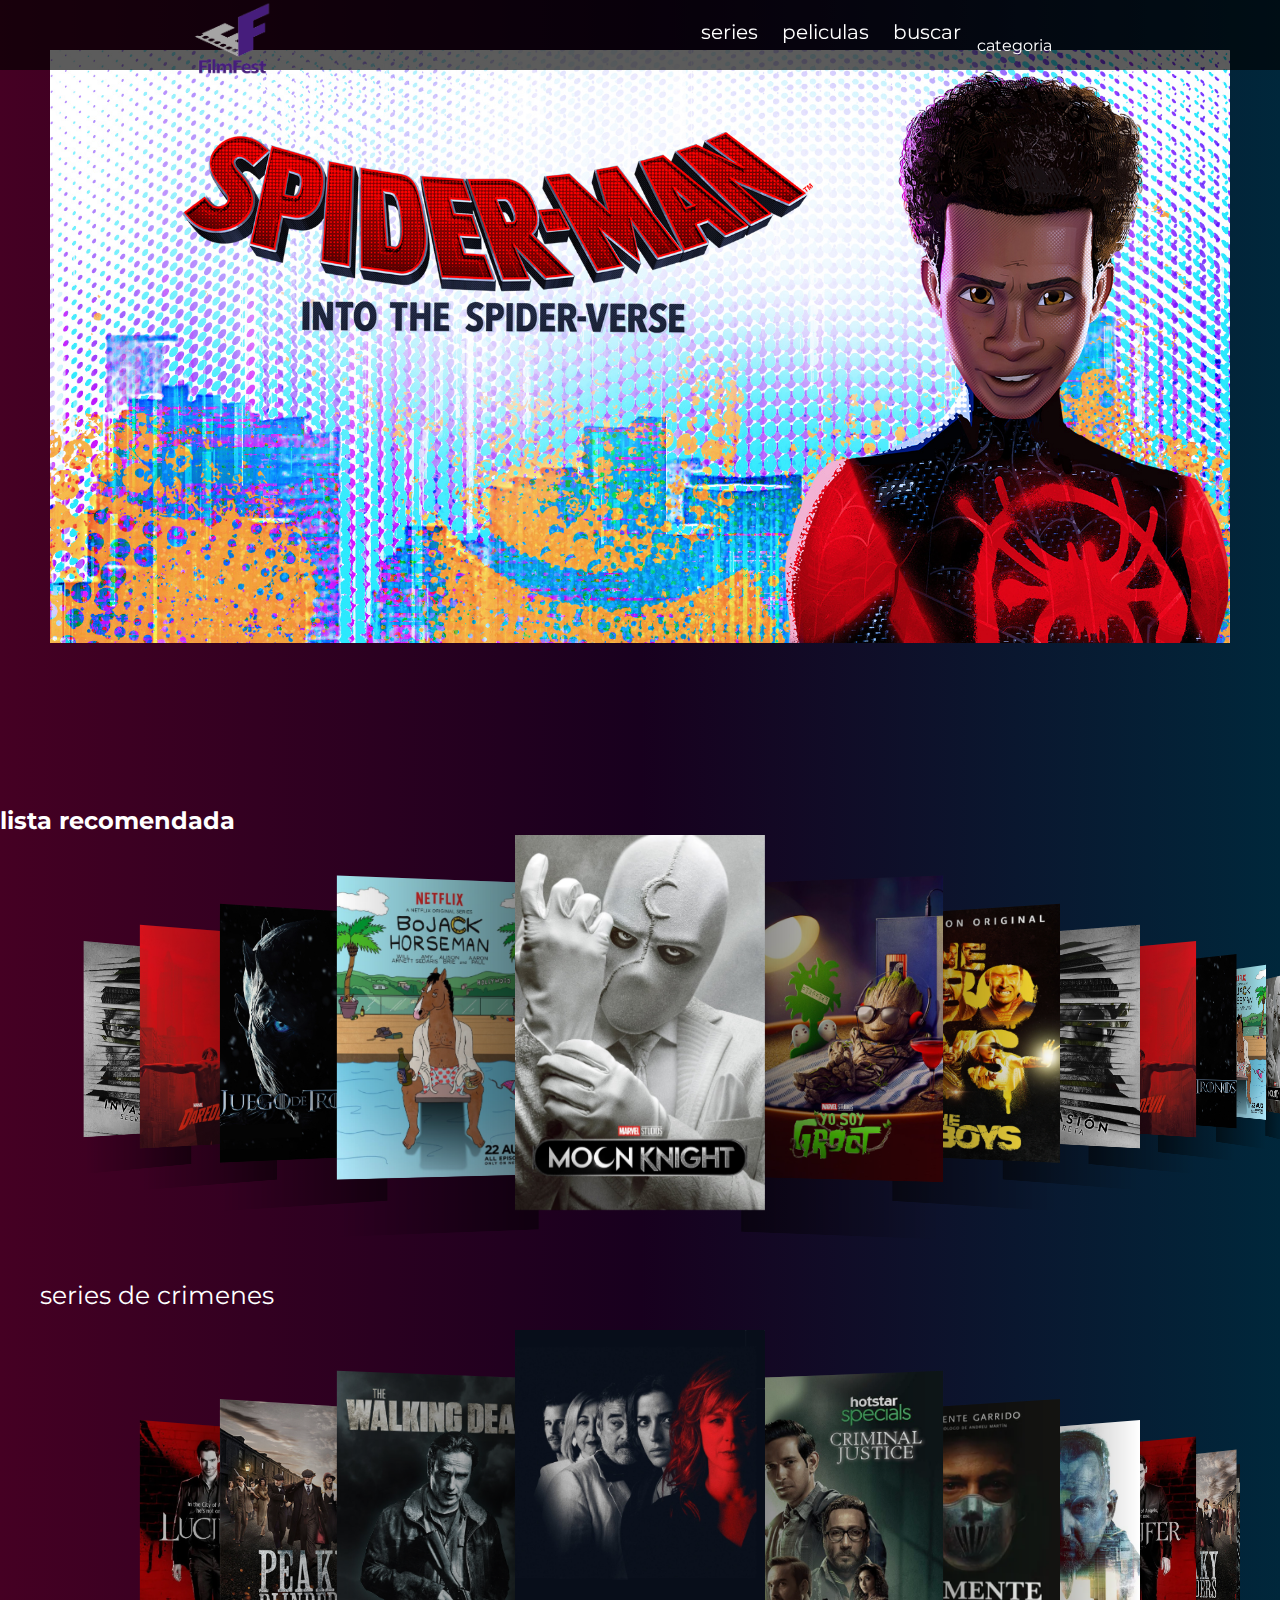
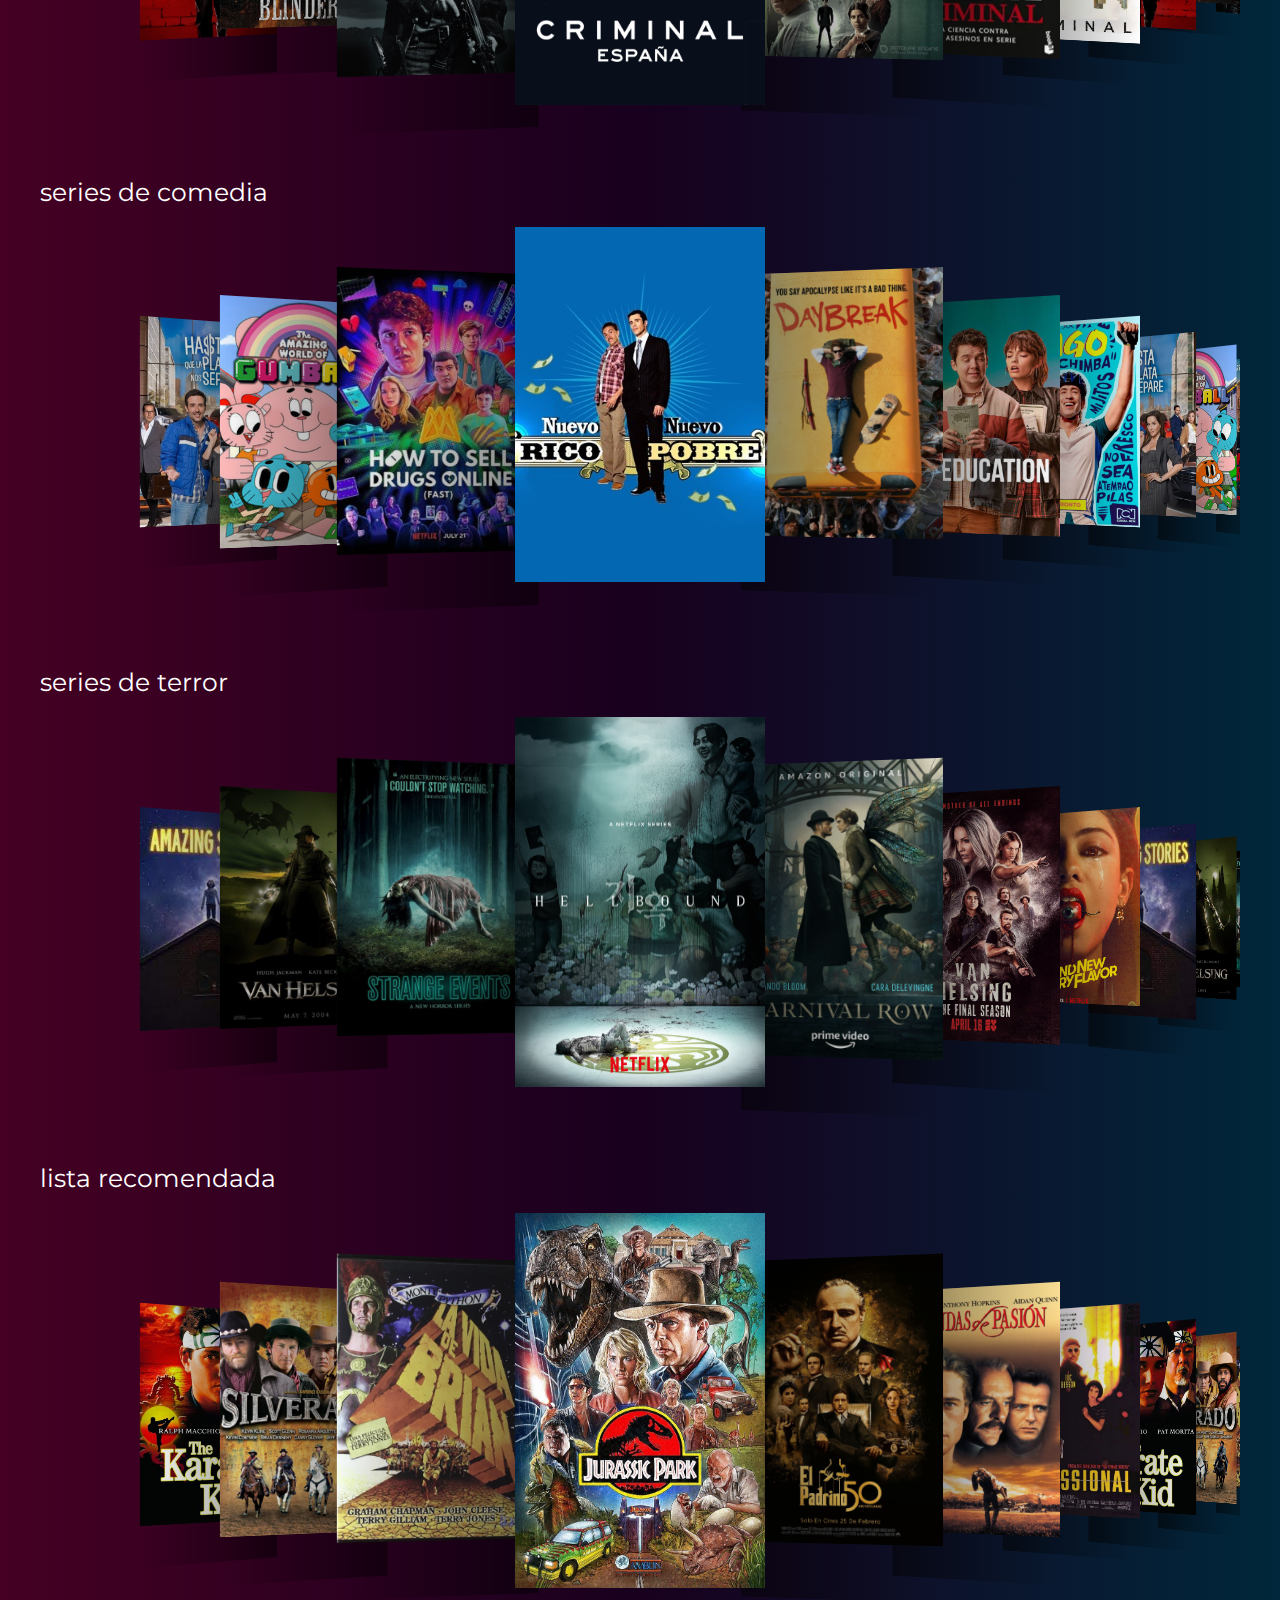
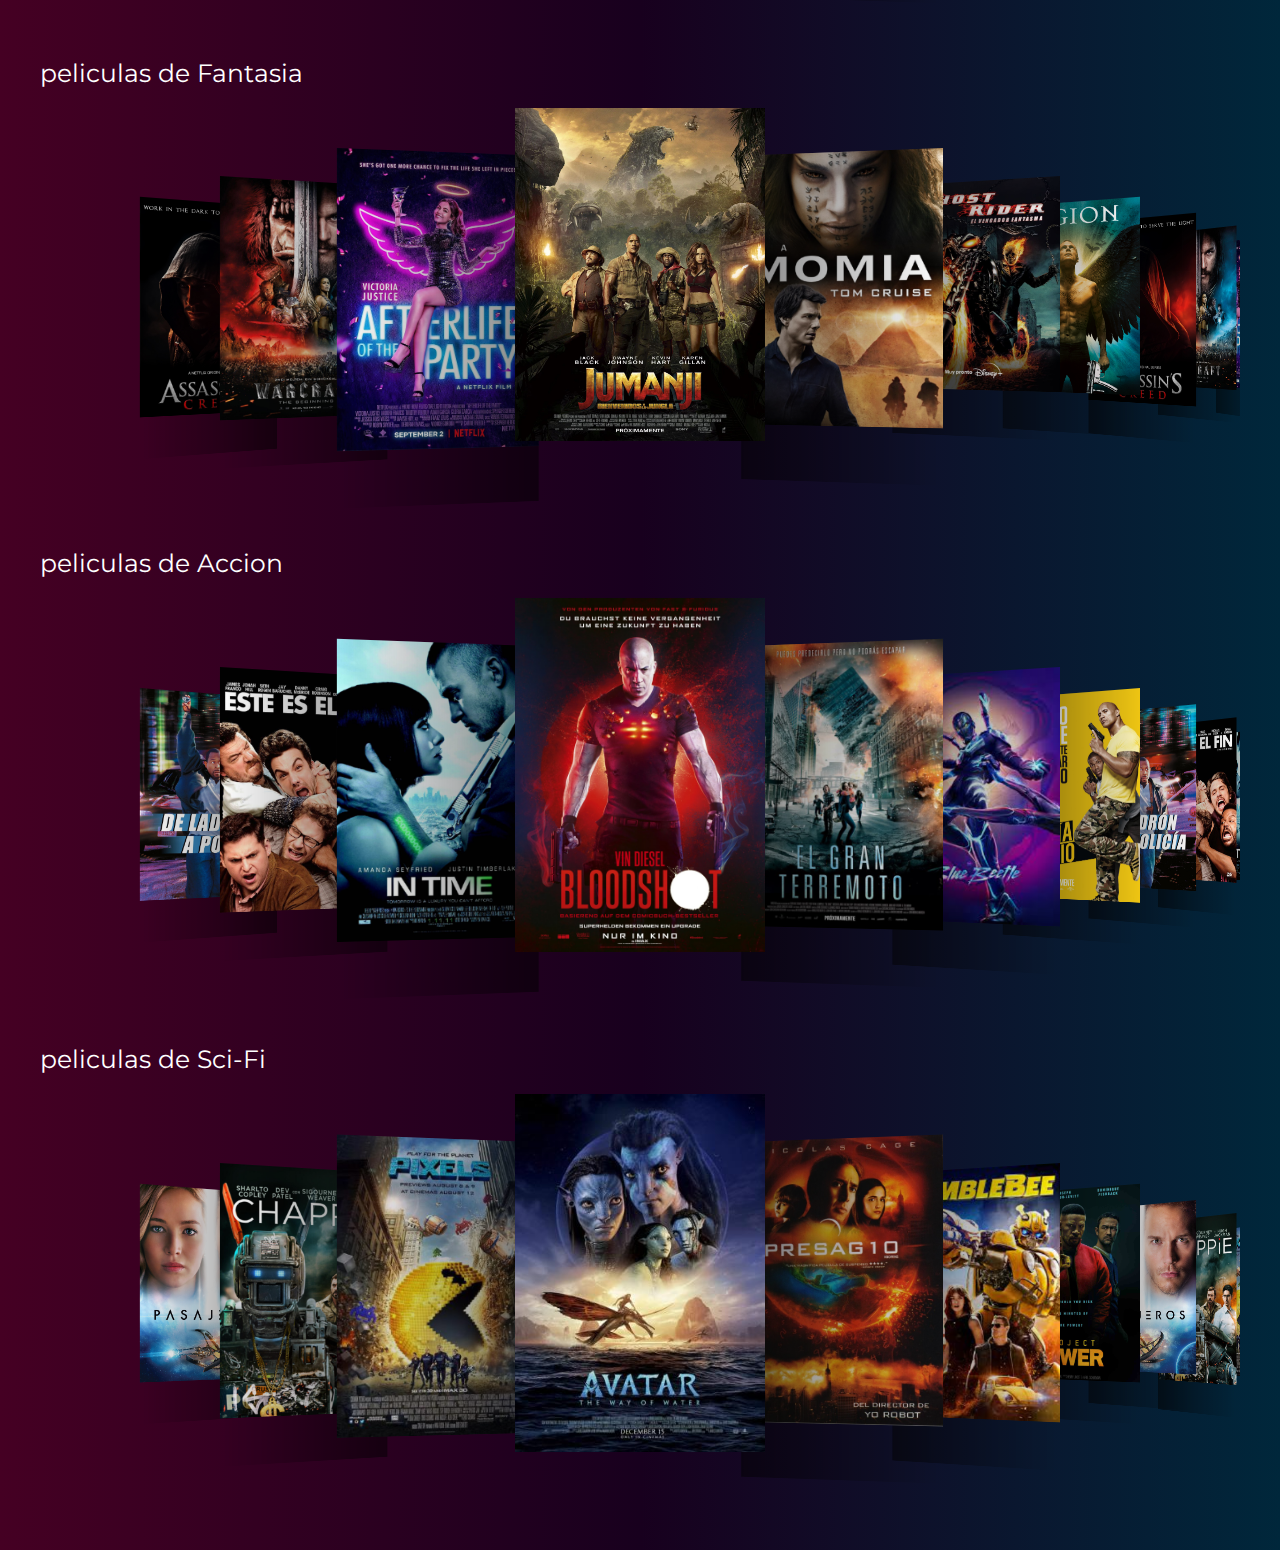
<file: index.html>
<!DOCTYPE html>
<html lang="en">
<head>
    <meta charset="UTF-8">
    <meta http-equiv="X-UA-Compatible" content="IE=edge">
    <meta name="viewport" content="width=device-width, initial-scale=1.0">
    <title>Document</title>
    <link rel="stylesheet" href="https://cdn.jsdelivr.net/npm/swiper@9/swiper-bundle.min.css" />
    <link rel="stylesheet" href="https://cdnjs.cloudflare.com/ajax/libs/font-awesome/6.4.0/css/all.min.css"
     integrity="sha512-iecdLmaskl7CVkqkXNQ/ZH/XLlvWZOJyj7Yy7tcenmpD1ypASozpmT/E0iPtmFIB46ZmdtAc9eNBvH0H/ZpiBw==" 
     crossorigin="anonymous" referrerpolicy="no-referrer" />
    <link rel="stylesheet" href="styles.css">
</head>
<body>
    <!-- seccion de carrusel -->
    <section class="section-box">
        <div class="slider-box">
            <ul>
                <li>
                    <img src="img-slider/spider.jpg" alt="">
                </li>
                <li>
                    <img src="img-slider/ted.jpg" alt="">
                </li>
                <li>
                    <img src="img-slider/scale.jpg" alt="">
                </li>
                <li>
                    <img src="img-slider/rambo.jpg" alt="">
                </li>
            </ul>
        </div>
    </section>
    <!-- seccion de busqueda y categoria -->
<header class="heder-box">
    <img src="img-series/logo-p.png" alt="">
    <ul>
        <li><a href="#series">series</a></li>
        <li><a href="#peliculas">peliculas</a></li>
        <li><a href="buscador.html">buscar</a></li>
        <details class="menu">
            <summary>categoria</summary>
            <div class="menu-categories">
                <a href="#terror">Terror</a>
                <a href="#comedia">Comedia</a>
                <a href="#crimen">crimen</a>
                <a href="#fantasia">fantasia</a>
                <a href="#accion">accion</a>
                <a href="#sci-fi">Sci-fi</a>
            </div>
        </details>
    </ul>
</header>
    <section class="search container">
    </section>
    <!-- seccion de recomendad -->
    <main id="series">
        <h2>lista recomendada</h2>
<section>
    <div class="swiper mySwiper">
            <div class="swiper-wrapper">

                <div class="swiper-slide">
                    <img src="img-series/17.jpg" alt="">
                    <div class="overlay">
                        <h2>Un trabajador de un museo que lucha contra un trastorno de identidad disociativo, recibe los poderes de un dios egipcio de la luna. Pronto descubre que estos poderes pueden ser tanto una bendición como una maldición.</h2>
                    </div>
                    <section class="icons container">
                        <i class="fa-solid fa-video"></i>
                        </section>
                </div>

                <div class="swiper-slide">
                    <img src="img-series/18.jpg" alt="">
                    <div class="overlay">
                        <h2>En un planeta alienígena, Baby Groot encuentra un huevo extraño en un nido. Lo adopta y lo convierte en su propio hijo, pero le molesta su constante naturaleza de defecar. Cuando sus hermanos atropellan a Groot por su madre, ella viene a llevárselos, mientras Groot los mira emocionado.</h2>
                    </div>
                    <section class="icons container">
                        <i class="fa-solid fa-video"></i>
                        </section>
                </div>

                <div class="swiper-slide">
                    <img src="img-series/19.jpg" alt="">
                    <div class="overlay">
                        <h2>The Boys está ambientada en un universo en el que los individuos superpoderosos son reconocidos como héroes por el público en general y trabajan para la poderosa corporación Vought International, que los comercializa y monetiza. Fuera de sus personajes heroicos, la mayoría son arrogantes, egoístas y corruptos.</h2>
                    </div>
                    <section class="icons container">
                        <i class="fa-solid fa-video"></i>
                        </section>
                </div>

                <div class="swiper-slide">
                    <img src="img-series/20.jpg" alt="">
                            <div class="overlay">
                                <h2>Está ambientada en el Universo cinematográfico de Marvel (MCU, por sus siglas en inglés), compartiendo continuidad con las películas de la franquicia. Sigue a Nick Fury y Talos, mientras descubren una conspiración de un grupo de Skrulls que cambian de forma para conquistar la Tierra.</h2>
                            </div>
                    <section class="icons container">
                        <i class="fa-solid fa-video"></i>
                        </section>
                </div>

                <div class="swiper-slide">
                    <img src="img-series/21.jpg" alt="">
                    <div class="overlay">
                        <h2>Basada en el personaje de Marvel Comics del mismo nombre, está protagonizada por Ben Affleck como Matt Murdock, un abogado ciego que lucha por la justicia en el tribunal y en las calles de Nueva York lucha como el vigilante enmascarado Daredevil.</h2>
                    </div>
                    <section class="icons container">
                        <i class="fa-solid fa-video"></i>
                    </section>
                </div>

                <div class="swiper-slide">
                    <img src="img-series/22.jpg" alt="">
                            <div class="overlay">
                                <h2>La trama se sitúa en un mundo ficticio con elementos fantásticos, como dragones y poderes, pero también otros muy reales como son las luchas de poder, los enfrentamientos políticos, las traiciones y la continua guerra por el trono que gobierna los siete reinos de Poniente.</h2>
                            </div>
                    <section class="icons container">
                        <i class="fa-solid fa-video"></i>
                    </section>
                </div>

                <div class="swiper-slide">
                    <img src="img-series/23.jpg" alt="">
                            <div class="overlay">
                                <h2>'BoJack Horseman' gira en torno a un caballo humanoide BoJack que bebe whisky sin parar (Will Arnett) y que se ocupa de sus crisis personales con la ayuda de su compañero humano Todd (Aaron Paul) y el agente y examante felino Princess Caroline (Amy Sedaris, 'The Best and The Brightest').</h2>
                            </div>
                    <section class="icons container">
                        <i class="fa-solid fa-video"></i>
                        </section>
                </div>
                <div class="swiper-slide">
                    <img src="img-series/17.jpg" alt="">
                            <div class="overlay">
                                <h2>Un trabajador de un museo que lucha contra un trastorno de identidad disociativo, recibe los poderes de un dios egipcio de la luna. Pronto descubre que estos poderes pueden ser tanto una bendición como una maldición.</h2>
                            </div>
                    <section class="icons container">
                        <i class="fa-solid fa-video"></i>
                        </section>
                </div>

                <div class="swiper-slide">
                    <img src="img-series/18.jpg" alt="">
                            <div class="overlay">
                                <h2>En un planeta alienígena, Baby Groot encuentra un huevo extraño en un nido. Lo adopta y lo convierte en su propio hijo, pero le molesta su constante naturaleza de defecar. Cuando sus hermanos atropellan a Groot por su madre, ella viene a llevárselos, mientras Groot los mira emocionado.</h2>
                            </div>
                    <section class="icons container">
                        <i class="fa-solid fa-video"></i>
                        </section>
                </div>

                <div class="swiper-slide">
                    <img src="img-series/19.jpg" alt="">
                            <div class="overlay">
                                <h2>The Boys está ambientada en un universo en el que los individuos superpoderosos son reconocidos como héroes por el público en general y trabajan para la poderosa corporación Vought International, que los comercializa y monetiza. Fuera de sus personajes heroicos, la mayoría son arrogantes, egoístas y corruptos.</h2>
                            </div>
                    <section class="icons container">
                        <i class="fa-solid fa-video"></i>
                        </section>
                </div>

                <div class="swiper-slide">
                    <img src="img-series/20.jpg" alt="">
                    <div class="overlay">
                                <h2>Está ambientada en el Universo cinematográfico de Marvel (MCU, por sus siglas en inglés), compartiendo continuidad con las películas de la franquicia. Sigue a Nick Fury y Talos, mientras descubren una conspiración de un grupo de Skrulls que cambian de forma para conquistar la Tierra.</h2>
                            </div>
                    <section class="icons container">
                        <i class="fa-solid fa-video"></i>
                        </section>
                </div>

                <div class="swiper-slide">
                    <img src="img-series/21.jpg" alt="">
                    <div class="overlay">
                                <h2>Basada en el personaje de Marvel Comics del mismo nombre, está protagonizada por Ben Affleck como Matt Murdock, un abogado ciego que lucha por la justicia en el tribunal y en las calles de Nueva York lucha como el vigilante enmascarado Daredevil.</h2>
                            </div>
                    <section class="icons container">
                        <i class="fa-solid fa-video"></i>
                    </section>
                </div>

                <div class="swiper-slide">
                    <img src="img-series/22.jpg" alt="">
                            <div class="overlay">
                                <h2>La trama se sitúa en un mundo ficticio con elementos fantásticos, como dragones y poderes, pero también otros muy reales como son las luchas de poder, los enfrentamientos políticos, las traiciones y la continua guerra por el trono que gobierna los siete reinos de Poniente.</h2>
                            </div>
                    <section class="icons container">
                        <i class="fa-solid fa-video"></i>
                    </section>
                </div>

                <div class="swiper-slide">
                    <img src="img-series/23.jpg" alt="">
                    <div class="overlay">
                        <h2>'BoJack Horseman' gira en torno a un caballo humanoide BoJack que bebe whisky sin parar (Will Arnett) y que se ocupa de sus crisis personales con la ayuda de su compañero humano Todd (Aaron Paul) y el agente y examante felino Princess Caroline (Amy Sedaris, 'The Best and The Brightest').</h2>
                    </div>
                      <section class="icons container">
                        <i class="fa-solid fa-video"></i>
                    </section>
                </div>
            </div>
    </div>
</section>
<!-- seccion de crimenes  -->
<section class="series container" id="crimen">
    <h2>series de crimenes</h2>
<div class="swiper mySwiper">
        <div class="swiper-wrapper">

            <div class="swiper-slide">
                <img src="seires-crimenes/criminal1.jpg" alt="">
                        <div class="overlay">
                            <h2>El trágico incidente de una niña pequeña ahogada en su bañera lleva a abrir una investigación criminal. La inspectora María interroga a Isabel, quien se ve obligada a hablar sobre el amor, el sexo o su mascota.La inspectora, a medida que avanza el interrogatorio, sospechan que Carmen no cuenta todo lo que sabe.</h2>
                        </div>
                <section class="icons container">
                    <i class="fa-solid fa-video"></i>
                    </section>
            </div>

            <div class="swiper-slide">
                <img src="seires-crimenes/criminal2.jpg" alt="">
                        <div class="overlay">
                            <h2>Ben, un joven que recuerda muy poco de la noche en la que su vida cambió. Recuerda despertarse y descubrir que la chica a la que había conocido la noche anterior y con la que se había acostado, ha sido brutalmente asesinada. ¿La ha matado él o es simplemente una víctima a la que quieren inculpar?</h2>
                        </div>
                <section class="icons container">
                    <i class="fa-solid fa-video"></i>
                    </section>
            </div>

            <div class="swiper-slide">
                <img src="seires-crimenes/criminal3.jpg" alt="">
                        <div class="overlay">
                            <h2>Los interesados en las ciencias sociales y criminológicas y los estudiantes y profesionales de las diferentes policías encontrarán en La mente criminal nociones esenciales de criminología forense aplicadas a casos criminales que conmovieron a una sociedad entera e incluso al mundo.</h2>
                        </div>
                <section class="icons container">
                    <i class="fa-solid fa-video"></i>
                    </section>
            </div>

            <div class="swiper-slide">
                <img src="seires-crimenes/criminal4.jpg" alt="">
                        <div class="overlay">
                            <h2>Un neurocirujano injerta las habilidades de un agente de la CIA fallecido en la mente de un convicto peligroso e impredecible que está a la espera de ser ejecutado. El reo es la única esperanza que tienen de lograr detener una siniestra conspiración internacional.</h2>
                        </div>
                <section class="icons container">

                    <i class="fa-solid fa-video"></i>
                    </section>
            </div>

            <div class="swiper-slide">
                <img src="seires-crimenes/criminal5.jpg" alt="">
                        <div class="overlay">
                            <h2>Aburrido de ser amo del infierno, el diablo se muda a Los Ángeles donde abre un club nocturno y se relaciona con una detective de homicidios. Ve todo lo que quieras.</h2>
                        </div>
                <section class="icons container">
                    <i class="fa-solid fa-video"></i>
                </section>
            </div>

            <div class="swiper-slide">
                <img src="seires-crimenes/criminal6.jpg" alt="">
                        <div class="overlay">
                            <h2>Birmingham, 1939. Thomas Shelby es el violento líder de una conocida banda; un jefe del crimen organizado dispuesto a llegar a lo más alto sin importar el precio. Ve todo lo que quieras. Ganó un BAFTA a mejor serie dramática; Cillian Murphy y Charlie Murphy los IFTA a mejor actor y mejor actriz de reparto.</h2>
                        </div>
                <section class="icons container">
                    <i class="fa-solid fa-video"></i>
                </section>
            </div>

            <div class="swiper-slide">
                <img src="seires-crimenes/criminal7.jpg" alt="">
                        <div class="overlay">
                            <h2>Basado en la historieta escrita por Robert Kirkman, este drama crudo describe las vidas de un grupo de sobrevivientes que está siempre en movimiento en busca de un hogar seguro durante las semanas y meses de un apocalipsis zombi.</h2>
                        </div>
                <i class="fa-solid fa-video"></i>
        </div>
        <div class="swiper-slide">
            <img src="seires-crimenes/criminal1.jpg" alt="">
                    <div class="overlay">
                        <h2>El trágico incidente de una niña pequeña ahogada en su bañera lleva a abrir una investigación criminal. La inspectora María interroga a Isabel, quien se ve obligada a hablar sobre el amor, el sexo o su mascota.La inspectora, a medida que avanza el interrogatorio, sospechan que Carmen no cuenta todo lo que sabe.</h2>
                    </div>
            <section class="icons container">
                <i class="fa-solid fa-video"></i>
                </section>
        </div>

        <div class="swiper-slide">
            <img src="seires-crimenes/criminal2.jpg" alt="">
                    <div class="overlay">
                        <h2>Ben, un joven que recuerda muy poco de la noche en la que su vida cambió. Recuerda despertarse y descubrir que la chica a la que había conocido la noche anterior y con la que se había acostado, ha sido brutalmente asesinada. ¿La ha matado él o es simplemente una víctima a la que quieren inculpar?</h2>
                    </div>
            <section class="icons container">
                <i class="fa-solid fa-video"></i>
                </section>
        </div>

        <div class="swiper-slide">
            <img src="seires-crimenes/criminal3.jpg" alt="">
                    <div class="overlay">
                        <h2>Los interesados en las ciencias sociales y criminológicas y los estudiantes y profesionales de las diferentes policías encontrarán en La mente criminal nociones esenciales de criminología forense aplicadas a casos criminales que conmovieron a una sociedad entera e incluso al mundo.</h2>
                    </div>
            <section class="icons container">
                <i class="fa-solid fa-video"></i>
                </section>
        </div>

        <div class="swiper-slide">
            <img src="seires-crimenes/criminal4.jpg" alt="">
                    <div class="overlay">
                        <h2>Un neurocirujano injerta las habilidades de un agente de la CIA fallecido en la mente de un convicto peligroso e impredecible que está a la espera de ser ejecutado. El reo es la única esperanza que tienen de lograr detener una siniestra conspiración internacional.</h2>
                    </div>
            <section class="icons container">
                <i class="fa-solid fa-video"></i>
                </section>
        </div>

        <div class="swiper-slide">
            <img src="seires-crimenes/criminal5.jpg" alt="">
                    <div class="overlay">
                        <h2>Aburrido de ser amo del infierno, el diablo se muda a Los Ángeles donde abre un club nocturno y se relaciona con una detective de homicidios. Ve todo lo que quieras.</h2>
                    </div>
            <section class="icons container">
                <i class="fa-solid fa-video"></i>
            </section>
        </div>

        <div class="swiper-slide">
            <img src="seires-crimenes/criminal6.jpg" alt="">
                    <div class="overlay">
                        <h2>Birmingham, 1939. Thomas Shelby es el violento líder de una conocida banda; un jefe del crimen organizado dispuesto a llegar a lo más alto sin importar el precio. Ve todo lo que quieras. Ganó un BAFTA a mejor serie dramática; Cillian Murphy y Charlie Murphy los IFTA a mejor actor y mejor actriz de reparto.</h2>
                    </div>
            <section class="icons container">
                <i class="fa-solid fa-video"></i>
            </section>
        </div>

        <div class="swiper-slide">
            <img src="seires-crimenes/criminal7.jpg" alt="">
                    <div class="overlay">
                        <h2>Basado en la historieta escrita por Robert Kirkman, este drama crudo describe las vidas de un grupo de sobrevivientes que está siempre en movimiento en busca de un hogar seguro durante las semanas y meses de un apocalipsis zombi.</h2>
                    </div>
            <section class="icons container">
                <i class="fa-solid fa-video"></i>
            </section>
        </div>
</div>
</section>
<!-- seccion de comedia  -->
<section class="series container" id="comedia">
    <h2>series de comedia</h2>
<div class="swiper mySwiper">
        <div class="swiper-wrapper">

            <div class="swiper-slide">
                <img src="seires-comedia/comedia1.jpg" alt="">
                        <div class="overlay">
                            <h2>LLa historia comienza 30 años antes, cuando en un hospital de un pueblo llamado San Francisco dan a luz dos mujeres, de distintas familias. Por error, una enfermera llamada Lucero Molina, quien se presenta a trabajar en estado de embriaguez, intercambia a los recién nacidos de ambas parejas. </h2>
                        </div>
                <section class="icons container">
                    <i class="fa-solid fa-video"></i>
                    </section>
            </div>

            <div class="swiper-slide">
                <img src="seires-comedia/comedia2.jpg" alt="">
                    <div class="overlay">
                        <h2>Un adolescente vive una vida posapocalíptica normal en Los Ángeles: busca a su chica mientras enfrenta a pandillas callejeras y adultos descerebrados llamados "gulies". Ve todo lo que quieras. Una hilarante serie de acción posapocalíptica protagonizada por Matthew Broderick y Colin Ford (Capitana Marvel).</h2>
                    </div>
                <section class="icons container">
                    <i class="fa-solid fa-video"></i>
                    </section>
            </div>

            <div class="swiper-slide">
                <img src="seires-comedia/comedia3.jpg" alt="">
                  <div class="overlay">
                        <h2>La historia creada por Laurie Nunn se convierte en un libro abierto que explora las inseguridades y los problemas sexuales de adolescentes sin olvidar el de varios adultos que crecieron con este tipo de pensamientos, acciones y traumas, pero sobre todo es una carta a la libertad, el respeto por el otro y la expresión.</h2>
                    </div>
                <section class="icons container">
                    <i class="fa-solid fa-video"></i>
                    </section>
            </div>

            <div class="swiper-slide">
                <img src="seires-comedia/comedia4.jpg" alt="">
                     <div class="overlay">
                        <h2>es una novela inspirada en el hijo de Urrao, el cual muestra no solo la lucha del deportista por conquistar los escenarios mundiales, sino también los momentos más importantes de su juventud en tierras antioqueñas, desde donde con el apoyo de su familia salió a representar a Colombia en el deporte mundial</h2>
                    </div>
                <section class="icons container">
                    <i class="fa-solid fa-video"></i>
                    </section>
            </div>

            <div class="swiper-slide">
                <img src="seires-comedia/comedia5.jpg" alt="">
                    <div class="overlay">
                        <h2>Alejandra Maldonado y Rafael Méndez vienen de mundos opuestos y protagonizan un romance poco convencional. Un accidente automovilístico marca sus destinos y, a partir de ese día, sus vidas no son, las mismas.</h2>
                    </div>
                <section class="icons container">
                    <i class="fa-solid fa-video"></i>
                </section>
            </div>

            <div class="swiper-slide">
                <img src="seires-comedia/comedia6.jpg" alt="">
                     <div class="overlay">
                        <h2>EL INCREÍBLE MUNDO DE GUMBALL se centra en las desventuras de un gato de 12 años llamado Gumball (con la voz de Logan Grove), para quien el caos en casa no es nada en comparación con las aventuras en las que se involucra para divertirse.</h2>
                    </div> 
                <section class="icons container">
                    <i class="fa-solid fa-video"></i>
                </section>
            </div>

            <div class="swiper-slide">
                <img src="seires-comedia/comedia7.jpg" alt="">
                    <div class="overlay">
                        <h2>Luke Brunner y su hija Emma han mantenido en secreto que son agentes especiales de la CIA. Cuando ambos se enteran de la verdad, se dan cuenta de que en realidad no saben nada el uno del otro, y deben trabajar juntos en un importante caso y al mismo tiempo lidiar con sus problemas personales y familiares.</h2>
                    </div>
                    <section class="icons container">
                        <i class="fa-solid fa-video"></i>
                    </section>
            </div>
            <div class="swiper-slide">
                <img src="seires-comedia/comedia8.jpg" alt="">
                         <div class="overlay">
                            <h2>Para recuperar a su exnovia, un adolescente comienza a vender éxtasis por internet y se convierte en uno de los traficantes más grandes de Europa. Ve todo lo que quieras.</h2>
                        </div>
                <section class="icons container">
                    <i class="fa-solid fa-video"></i>
                    </section>
            </div>

            <div class="swiper-slide">
                <img src="seires-comedia/comedia1.jpg" alt="">
                        <div class="overlay">
                            <h2>La historia comienza 30 años antes, cuando en un hospital de un pueblo llamado San Francisco dan a luz dos mujeres, de distintas familias. Por error, una enfermera llamada Lucero Molina, quien se presenta a trabajar en estado de embriaguez, intercambia a los recién nacidos de ambas parejas. </h2>
                        </div>
                <section class="icons container">

                    <i class="fa-solid fa-video"></i>
                    </section>
            </div>

            <div class="swiper-slide">
                <img src="seires-comedia/comedia2.jpg" alt="">
                  <div class="overlay">
                        <h2>Un adolescente vive una vida posapocalíptica normal en Los Ángeles: busca a su chica mientras enfrenta a pandillas callejeras y adultos descerebrados llamados "gulies". Ve todo lo que quieras. Una hilarante serie de acción posapocalíptica protagonizada por Matthew Broderick y Colin Ford (Capitana Marvel).</h2>
                    </div>
                <section class="icons container"></section>
                    <i class="fa-solid fa-video"></i>
            </div>

            <div class="swiper-slide">
                <img src="seires-comedia/comedia3.jpg" alt="">
                   <div class="overlay">
                        <h2>La historia creada por Laurie Nunn se convierte en un libro abierto que explora las inseguridades y los problemas sexuales de adolescentes sin olvidar el de varios adultos que crecieron con este tipo de pensamientos, acciones y traumas, pero sobre todo es una carta a la libertad, el respeto por el otro y la expresión.</h2>
                    </div>
                <section class="icons container">
                    <i class="fa-solid fa-video"></i>
                    </section>
            </div>

            <div class="swiper-slide">
                <img src="seires-comedia/comedia4.jpg" alt="">
                   <div class="overlay">
                        <h2>.es una novela inspirada en el hijo de Urrao, el cual muestra no solo la lucha del deportista por conquistar los escenarios mundiales, sino también los momentos más importantes de su juventud en tierras antioqueñas, desde donde con el apoyo de su familia salió a representar a Colombia en el deporte mundial</h2>
                    </div>
                <section class="icons container">
                    <i class="fa-solid fa-video"></i>
                    </section>
            </div>

            <div class="swiper-slide">
                <img src="seires-comedia/comedia5.jpg" alt="">
                    <div class="overlay">
                        <h2>Alejandra Maldonado y Rafael Méndez vienen de mundos opuestos y protagonizan un romance poco convencional. Un accidente automovilístico marca sus destinos y, a partir de ese día, sus vidas no son, las mismas.</h2>
                    </div>
                <section class="icons container">
                    <i class="fa-solid fa-video"></i>
                </section>
            </div>

            <div class="swiper-slide">
                <img src="seires-comedia/comedia6.jpg" alt="">
                  <div class="overlay">
                        <h2>EL INCREÍBLE MUNDO DE GUMBALL se centra en las desventuras de un gato de 12 años llamado Gumball (con la voz de Logan Grove), para quien el caos en casa no es nada en comparación con las aventuras en las que se involucra para divertirse.</h2>
                    </div>
                <section class="icons container">
                    <i class="fa-solid fa-video"></i>
                </section>
            </div>     
            <div class="swiper-slide">
                <img src="seires-comedia/comedia8.jpg" alt="">
                    <div class="overlay">
                        <h2>Para recuperar a su exnovia, un adolescente comienza a vender éxtasis por internet y se convierte en uno de los traficantes más grandes de Europa. Ve todo lo que quieras. Ganadora del Premio Grimme a mejor programa para niños y jóvenes.</h2>
                    </div>
                <section class="icons container">
                    <i class="fa-solid fa-video"></i>
                    </section>
            </div>
        </div>
</div>
</section>
<!-- seccion de terror -->
<section class="series container" id="terror">
    <h2>series de terror</h2>
<div class="swiper mySwiper">
        <div class="swiper-wrapper">

            <div class="swiper-slide">
                <img src="series-terror/terror1.jpg" alt="">
                     <div class="overlay">
                        <h2>Hellbound, Rumbo al infierno en España, es una serie de fantasía oscura ambientada en un mundo donde a las personas se les puede decir que morirán y cuándo ocurrirá exactamente. Y cuando se agota el tiempo, unos seres sobrenaturales aparecen en la Tierra para arrastrarles directamente al infierno.</h2>
                    </div>
                <section class="icons container">
                    <i class="fa-solid fa-video"></i>
                    </section>
            </div>

            <div class="swiper-slide">
                <img src="series-terror/terror2.jpg" alt="">
                     <div class="overlay">
                        <h2>Un detective humano y un hada reavivan una peligrosa aventura en un mundo de fantasía victoriano, donde la paz inquieta de la ciudad se derrumba cuando una serie de asesinatos revela un monstruo inimaginable. Carnival Row es una ficción original de Prime Video, protagonizada por Orlando Bloom y Cara Delevingne.</h2>
                    </div>
                <section class="icons container">
                    <i class="fa-solid fa-video"></i>
                    </section>
            </div>

            <div class="swiper-slide">
                <img src="series-terror/terror3.jpg" alt="">
                      <div class="overlay">
                        <h2>El famoso monstruo y asesino Gabriel Van Helsing es enviado a Transilvania para ayudar a Valerious en la derrota del Conde Drácula. Éste tramó una alianza impía con el monstruo del Dr. Frankenstein y ha impuesto una maldición sobre su familia.</h2>
                    </div>
                <section class="icons container">
                    <i class="fa-solid fa-video"></i>
                    </section>
            </div>

            <div class="swiper-slide">
                <img src="series-terror/terror4.jpg" alt="">
                   <div class="overlay">
                        <h2>Brand New, este libro de Wally Olins reflexiona sobre todos los aspectos del branding mundial. Incisivo, estimulante y visionario, este análisis de nuestro mercado global de rápida evolución proviene del gurú descrito por The Financial Times como el especialista mundial en branding e identidad.</h2>
                    </div>
                <section class="icons container">
                    <i class="fa-solid fa-video"></i>
                    </section>
            </div>

            <div class="swiper-slide">
                <img src="series-terror/terror5.jpg" alt="">
                       <div class="overlay">
                        <h2>Reboot de la serie antológica de terror, fantasía y ciencia ficción creada por Steven Spielberg en los años 80's. Cada historia aborda de manera única la exploración de las maravillas del mundo desde el punto de vista artístico, fantástico y cinematográfico.</h2>
                    </div>
                <section class="icons container">
                    <i class="fa-solid fa-video"></i>
                </section>
            </div>

            <div class="swiper-slide">
                <img src="series-terror/terror6.jpg" alt="">
                   <div class="overlay">
                        <h2>El famoso monstruo y asesino Gabriel Van Helsing es enviado a Transilvania para ayudar a Valerious en la derrota del Conde Drácula. Éste tramó una alianza impía con el monstruo del Dr. Frankenstein y ha impuesto una maldición sobre su familia.</h2>
                    </div>
                <section class="icons container">
                    <i class="fa-solid fa-video"></i>
                </section>
            </div>

            <div class="swiper-slide">
                <img src="series-terror/terror7.jpg" alt="">
                       <div class="overlay">
                        <h2>Película de episodios que cuenta historias terroríficas donde los monstruos, los fantasmas y los psicópatas salen de nuestras peores pesadillas para entrar en la vida real: Dos hombres en busca de sexo entran en una casa habitada por una presencia malévola. Unos estudiantes se encuentran con la mismísima Muerte y una mujer se queda encerrada en un ascensor con un asesino. Nadie está a salvo.</h2>
                    </div>
                <i class="fa-solid fa-video"></i>
            </div>

            <div class="swiper-slide">
                <img src="series-terror/terror1.jpg" alt="">
                     <div class="overlay">
                        <h2>Hellbound, Rumbo al infierno en España, es una serie de fantasía oscura ambientada en un mundo donde a las personas se les puede decir que morirán y cuándo ocurrirá exactamente. Y cuando se agota el tiempo, unos seres sobrenaturales aparecen en la Tierra para arrastrarles directamente al infierno.</h2>
                    </div>
                <section class="icons container">
                    <i class="fa-solid fa-video"></i>
                    </section>
            </div>

            <div class="swiper-slide">
                <img src="series-terror/terror2.jpg" alt="">
                   <div class="overlay">
                        <h2>Un detective humano y un hada reavivan una peligrosa aventura en un mundo de fantasía victoriano, donde la paz inquieta de la ciudad se derrumba cuando una serie de asesinatos revela un monstruo inimaginable. Carnival Row es una ficción original de Prime Video, protagonizada por Orlando Bloom y Cara Delevingne.</h2>
                    </div>
                <section class="icons container">
                    <i class="fa-solid fa-video"></i>
                    </section>
            </div>

            <div class="swiper-slide">
                <img src="series-terror/terror3.jpg" alt="">
                      <div class="overlay">
                        <h2>El famoso monstruo y asesino Gabriel Van Helsing es enviado a Transilvania para ayudar a Valerious en la derrota del Conde Drácula. Éste tramó una alianza impía con el monstruo del Dr. Frankenstein y ha impuesto una maldición sobre su familia.</h2>
                    </div>
                <section class="icons container">
                    <i class="fa-solid fa-video"></i>
                    </section>
            </div>

            <div class="swiper-slide">
                <img src="series-terror/terror4.jpg" alt="">
                      <div class="overlay">
                        <h2>Brand New, este libro de Wally Olins reflexiona sobre todos los aspectos del branding mundial. Incisivo, estimulante y visionario, este análisis de nuestro mercado global de rápida evolución proviene del gurú descrito por The Financial Times como el especialista mundial en branding e identidad.</h2>
                    </div>
                <section class="icons container">
                    <i class="fa-solid fa-video"></i>
                    </section>
            </div>

            <div class="swiper-slide">
                <img src="series-terror/terror5.jpg" alt="">
                      <div class="overlay">
                        <h2>Reboot de la serie antológica de terror, fantasía y ciencia ficción creada por Steven Spielberg en los años 80's. Cada historia aborda de manera única la exploración de las maravillas del mundo desde el punto de vista artístico, fantástico y cinematográfico.</h2>
                    </div>
                <section class="icons container">
                    <i class="fa-solid fa-video"></i>
                </section>
            </div>

            <div class="swiper-slide">
                <img src="series-terror/terror6.jpg" alt="">
                  <div class="overlay">
                        <h2>El famoso monstruo y asesino Gabriel Van Helsing es enviado a Transilvania para ayudar a Valerious en la derrota del Conde Drácula. Éste tramó una alianza impía con el monstruo del Dr. Frankenstein y ha impuesto una maldición sobre su familia.</h2>
                    </div>
                <section class="icons container">
                    <i class="fa-solid fa-video"></i>
                </section>
            </div>

            <div class="swiper-slide">
                <img src="series-terror/terror7.jpg" alt="">
                    <div class="overlay">
                        <h2>Película de episodios que cuenta historias terroríficas donde los monstruos, los fantasmas y los psicópatas salen de nuestras peores pesadillas para entrar en la vida real: Dos hombres en busca de sexo entran en una casa habitada por una presencia malévola. Unos estudiantes se encuentran con la mismísima Muerte y una mujer se queda encerrada en un ascensor con un asesino. Nadie está a salvo.
                        </h2>
                    </div> 
                <i class="fa-solid fa-video"></i>
            </div>
            

        </div>
</div>
</section>
</main>
<main id="peliculas">
<!-- seccion de recomendado de peliculas -->
<section class="series container" >
    <h2>lista recomendada</h2>
<div class="swiper mySwiper">
        <div class="swiper-wrapper">

            <div class="swiper-slide">
                <img src="peliculas-recomendado/recomendado1.jpg" alt="">
                        <div class="overlay">
                            <h2>El multimillonario John Hammond hace realidad su sueño de clonar dinosaurios del Jurásico y crear con ellos un parque temático en una isla. Antes de abrir el parque al público general, Hammond invita a una pareja de científicos y a un matemático para que comprueben la viabilidad del proyecto. Sin embargo, el sistema de seguridad falla y los dinosaurios se escapan.</h2>
                        </div>
                <section class="icons container">
                    <i class="fa-solid fa-video"></i>
                    </section>
            </div>

            <div class="swiper-slide">
                <img src="peliculas-recomendado/recomendado2.jpg" alt="">
                        <div class="overlay">
                            <h2>Don Vito Corleone es el respetado y temido jefe de una de las cinco familias de la mafia de Nueva York en los años 40. El hombre tiene cuatro hijos: Connie, Sonny, Fredo y Michael, que no quiere saber nada de los negocios sucios de su padre. Cuando otro capo, Sollozzo, intenta asesinar a Corleone, empieza una cruenta lucha entre los distintos clanes.
                            </h2>
                        </div>
                <section class="icons container">
                    <i class="fa-solid fa-video"></i>
                    </section>
            </div>

            <div class="swiper-slide">
                <img src="peliculas-recomendado/recomendado3.jpg" alt="">
                      <div class="overlay">
                        <h2>El coronel Ludlow y sus tres hijos viven en un tranquilo rancho de Montana, pero la I Guerra Mundial y la llegada de Susannah, cambiará su destino para siempre.</h2>
                    </div>
                <section class="icons container">
                    <i class="fa-solid fa-video"></i>
                    </section>
            </div>

            <div class="swiper-slide">
                <img src="peliculas-recomendado/recomendado4.jpg" alt="">
                    <div class="overlay">
                        <h2>Mathilda es una niña que no se lleva bien con su familia, excepto con su hermano pequeño. Su padre es un narcotraficante que hace negocios con Stan, un corrupto agente de la D.E.A. Un día Stan mata a su familia y Mathilda se refugia en casa de Léon, un solitario y misterioso vecino que resulta ser un asesino a sueldo, pero hará un pacto con él: ella se encargará de las tareas domésticas y le enseñará a leer a Léon y éste le enseñará a disparar para poder vengarse de la muerte de su hermano.</h2>
                    </div>
                <section class="icons container">
                    <i class="fa-solid fa-video"></i>
                    </section>
            </div>

            <div class="swiper-slide">
                <img src="peliculas-recomendado/recomendado5.jpg" alt="">
                    <div class="overlay">
                        <h2>Daniel llega a Los Ángeles de la costa este y enfrenta la difícil tarea de hacer nuevos amigos. Sin embargo, se convierte en el blanco del acoso de los Cobras, una amenazadora pandilla de estudiantes de karate, cuando inicia una relación con Ali, la ex novia del líder de los Cobras. Deseoso de defenderse e impresionar a su nueva novia, pero temeroso de enfrentar a la peligrosa pandilla, Daniel le pide a su conserje Miyagi, un maestro de las artes marciales, que le enseñe karate.</h2>
                    </div> 
                <section class="icons container">
                    <i class="fa-solid fa-video"></i>
                </section>
            </div>

            <div class="swiper-slide">
                <img src="peliculas-recomendado/recomendado6.jpg" alt="">
                     <div class="overlay">
                        <h2>Los hermanos Emmett y el aventurero Paden, criminales del Viejo Oeste, se enfrentan a un alguacil corrupto y a su equipo.</h2>
                    </div>
                <section class="icons container">
                    <i class="fa-solid fa-video"></i>
                </section>
            </div>

            <div class="swiper-slide">
                <img src="peliculas-recomendado/recomendado7.jpg" alt="">
                    <div class="overlay">
                        <h2>Durante la época bíblica, un hombre parece ser el Mesías y se ve puesto como líder de un movimiento religioso. Su vida estará marcada por su castrante madre, sus nuevos amigos del Frente Popular de Judea y su novia feminista.</h2>
                    </div>
                <section class="icons container">
                    <i class="fa-solid fa-video"></i>
                    </section>
            </div>
            <div class="swiper-slide">
                <img src="peliculas-recomendado/recomendado1.jpg" alt="">
                    <div class="overlay">
                        <h2>El multimillonario John Hammond hace realidad su sueño de clonar dinosaurios del Jurásico y crear con ellos un parque temático en una isla. Antes de abrir el parque al público general, Hammond invita a una pareja de científicos y a un matemático para que comprueben la viabilidad del proyecto. Sin embargo, el sistema de seguridad falla y los dinosaurios se escapan.</h2>
                    </div>
                <section class="icons container">
                    <i class="fa-solid fa-video"></i>
                    </section>
            </div>

            <div class="swiper-slide">
                <img src="peliculas-recomendado/recomendado2.jpg" alt="">
                        <div class="overlay">
                        <h2>Don Vito Corleone es el respetado y temido jefe de una de las cinco familias de la mafia de Nueva York en los años 40. El hombre tiene cuatro hijos: Connie, Sonny, Fredo y Michael, que no quiere saber nada de los negocios sucios de su padre. Cuando otro capo, Sollozzo, intenta asesinar a Corleone, empieza una cruenta lucha entre los distintos clanes.
                        </h2>
                    </div> 
                <section class="icons container">
                    <i class="fa-solid fa-video"></i>
                    </section>
            </div>

            <div class="swiper-slide">
                <img src="peliculas-recomendado/recomendado3.jpg" alt="">
                                       <div class="overlay">
                        <h2>El coronel Ludlow y sus tres hijos viven en un tranquilo rancho de Montana, pero la I Guerra Mundial y la llegada de Susannah, cambiará su destino para siempre.</h2>
                    </div>
                <section class="icons container">
                    <i class="fa-solid fa-video"></i>
                    </section>
            </div>

            <div class="swiper-slide">
                <img src="peliculas-recomendado/recomendado4.jpg" alt="">
                                     <div class="overlay">
                        <h2>Mathilda es una niña que no se lleva bien con su familia, excepto con su hermano pequeño. Su padre es un narcotraficante que hace negocios con Stan, un corrupto agente de la D.E.A. Un día Stan mata a su familia y Mathilda se refugia en casa de Léon, un solitario y misterioso vecino que resulta ser un asesino a sueldo, pero hará un pacto con él: ella se encargará de las tareas domésticas y le enseñará a leer a Léon y éste le enseñará a disparar para poder vengarse de la muerte de su hermano.</h2>
                    </div>
                <section class="icons container">
                    <i class="fa-solid fa-video"></i>
                    </section>
            </div>

            <div class="swiper-slide">
                <img src="peliculas-recomendado/recomendado5.jpg" alt="">
                                     <div class="overlay">
                        <h2>Daniel llega a Los Ángeles de la costa este y enfrenta la difícil tarea de hacer nuevos amigos. Sin embargo, se convierte en el blanco del acoso de los Cobras, una amenazadora pandilla de estudiantes de karate, cuando inicia una relación con Ali, la ex novia del líder de los Cobras. Deseoso de defenderse e impresionar a su nueva novia, pero temeroso de enfrentar a la peligrosa pandilla, Daniel le pide a su conserje Miyagi, un maestro de las artes marciales, que le enseñe karate.</h2>
                    </div>
                <section class="icons container">
                    <i class="fa-solid fa-video"></i>
                </section>
            </div>

            <div class="swiper-slide">
                <img src="peliculas-recomendado/recomendado6.jpg" alt="">
                                 <div class="overlay">
                        <h2>LLos hermanos Emmett y el aventurero Paden, criminales del Viejo Oeste, se enfrentan a un alguacil corrupto y a su equipo.Los hermanos Emmett y el aventurero Paden, criminales del Viejo Oeste, se enfrentan a un alguacil corrupto y a su equipo.</h2>
                    </div> 
                <section class="icons container">
                    <i class="fa-solid fa-video"></i>
                </section>
            </div>

            <div class="swiper-slide">
                <img src="peliculas-recomendado/recomendado7.jpg" alt="">
                                     <div class="overlay">
                        <h2>Durante la época bíblica, un hombre parece ser el Mesías y se ve puesto como líder de un movimiento religioso. Su vida estará marcada por su castrante madre, sus nuevos amigos del Frente Popular de Judea y su novia feminista.</h2>
                    </div>
                <section class="icons container">
                    <i class="fa-solid fa-video"></i>
                 </section>
            </div>
        </div>
</div>
</section>
<!-- seccion de fantasia  -->
<section class="series container" id="fantasia">
<h2> peliculas de Fantasia</h2>
<div class="swiper mySwiper">
<div class="swiper-wrapper">
    <div class="swiper-slide">

        <img src="/peliculas-fantasia/fantasia1.jpg" alt="">
                     <div class="overlay">
                        <h2>Alan Parris queda atrapado en un juego de mesa mágico y muy antiguo llamado Jumanji. Nadie cree a su compañera de juego cuando cuenta lo ocurrido. Veinticinco años más tarde, es liberado por dos niños, pero una manada de animales exóticos queda también en libertad.</h2>
                    </div>
        <section class="icons container">
            <i class="fa-solid fa-video"></i>
            </section>
    </div>
    <div class="swiper-slide">
        <img src="/peliculas-fantasia/fantasia2.jpg" alt="">
                    <div class="overlay">
                        <h2>LRick O'Connell y un compañero descubren las ruinas de Hamunaptra. Después vuelven al mismo lugar con una egiptóloga y su hermano. Allí coinciden con un grupo de americanos que provocan la resurrección de la momia de un diabólico sacerdote egipcio.</h2>
                    </div>
        <section class="icons container">
            <i class="fa-solid fa-video"></i>
            </section>
    </div>
    <div class="swiper-slide">
        <img src="/peliculas-fantasia/fantasia3.jpg" alt="">
                     <div class="overlay">
                        <h2>Johnny es un temerario acróbata de motocicletas de día, pero de noche se convierte en Ghost Rider, el vengador fantasma, un cazarrecompensas de demonios fugados del infierno.</h2>
                    </div>
        <section class="icons container">
            <i class="fa-solid fa-video"></i>
            </section>
    </div>
    <div class="swiper-slide">
        <img src="/peliculas-fantasia/fantasia4.jpg" alt="">
                     <div class="overlay">
                        <h2>Cuando Dios pierde la fe en la humanidad ordena a sus ángeles que comience el apocalipsis, pero el arcángel Miguel, que aún conserva la esperanza, se dispone a proteger a una camarera embarazada, para que su hijo preserve el futuro de la raza humana.</h2>
                    </div>
        <section class="icons container">
            <i class="fa-solid fa-video"></i>
            </section>
    </div>
    <div class="swiper-slide">
        <img src="/peliculas-fantasia/fantasia5.jpg" alt="">
                    <div class="overlay">
                        <h2>Gracias a una tecnología revolucionaria, Cal Lynch experimenta las aventuras de Aguilar, su antepasado español del siglo XV, miembro de una sociedad secreta de asesinos. Deberá usar todas las destrezas que ha aprendido reviviendo las experiencias de Aguilar para combatir en el presente a una organización de templarios.
                        </h2>
                    </div>
        <section class="icons container">
            <i class="fa-solid fa-video"></i>
        </section>
    </div>
    <div class="swiper-slide">
        <img src="/peliculas-fantasia/fantasia6.jpg" alt="">
                     <div class="overlay">
                        <h2>El pacífico reino de Azeroth está a punto de entrar en guerra contra unos terribles invasores que han dejado su destruido reino para colonizar otro. Dos héroes están a punto de chocar y cambiar el destino de su familia, su pueblo y su hogar.</h2>
                    </div>
        <section class="icons container">
            <i class="fa-solid fa-video"></i>
        </section>
    </div>
    <div class="swiper-slide">
        <img src="/peliculas-fantasia/fantasia7.jpg" alt="">
                    <div class="overlay">
                        <h2>LLa vida de Cassie es una gran fiesta hasta que muere en un accidente. La joven, sin embargo, tendrá la oportunidad de regresar a la Tierra y enmendar sus errores.
                        </h2>
                    </div>
        <section class="icons container">
            <i class="fa-solid fa-video"></i>
        </section>
    </div>
    <div class="swiper-slide">
        <img src="/peliculas-fantasia/fantasia1.jpg" alt="">
                       <div class="overlay">
                        <h2>Alan Parris queda atrapado en un juego de mesa mágico y muy antiguo llamado Jumanji. Nadie cree a su compañera de juego cuando cuenta lo ocurrido. Veinticinco años más tarde, es liberado por dos niños, pero una manada de animales exóticos queda también en libertad.</h2>
                    </div>
        <section class="icons container">
            <i class="fa-solid fa-video"></i>
            </section>
    </div>
    <div class="swiper-slide">
        <img src="/peliculas-fantasia/fantasia2.jpg" alt="">
                                     <div class="overlay">
                        <h2>Rick O'Connell y un compañero descubren las ruinas de Hamunaptra. Después vuelven al mismo lugar con una egiptóloga y su hermano. Allí coinciden con un grupo de americanos que provocan la resurrección de la momia de un diabólico sacerdote egipcio.</h2>
                    </div>
        <section class="icons container">
            <i class="fa-solid fa-video"></i>
            </section>
    </div>
    <div class="swiper-slide">
        <img src="/peliculas-fantasia/fantasia3.jpg" alt="">
                                     <div class="overlay">
                        <h2>Johnny es un temerario acróbata de motocicletas de día, pero de noche se convierte en Ghost Rider, el vengador fantasma, un cazarrecompensas de demonios fugados del infierno.</h2>
                    </div>
        <section class="icons container">
            <i class="fa-solid fa-video"></i>
            </section>
    </div>
    <div class="swiper-slide">
        <img src="/peliculas-fantasia/fantasia4.jpg" alt="">
                                     <div class="overlay">
                        <h2>Cuando Dios pierde la fe en la humanidad ordena a sus ángeles que comience el apocalipsis, pero el arcángel Miguel, que aún conserva la esperanza, se dispone a proteger a una camarera embarazada, para que su hijo preserve el futuro de la raza humana.</h2>
                    </div>
        <section class="icons container">
            <i class="fa-solid fa-video"></i>
            </section>
    </div>
    <div class="swiper-slide">
        <img src="/peliculas-fantasia/fantasia5.jpg" alt="">
                                     <div class="overlay">
                        <h2>Gracias a una tecnología revolucionaria, Cal Lynch experimenta las aventuras de Aguilar, su antepasado español del siglo XV, miembro de una sociedad secreta de asesinos. Deberá usar todas las destrezas que ha aprendido reviviendo las experiencias de Aguilar para combatir en el presente a una organización de templarios.
                        </h2>
                    </div>
        <section class="icons container">
            <i class="fa-solid fa-video"></i>
        </section>
    </div>
    <div class="swiper-slide">
        <img src="/peliculas-fantasia/fantasia6.jpg" alt="">
                                     <div class="overlay">
                        <h2>El pacífico reino de Azeroth está a punto de entrar en guerra contra unos terribles invasores que han dejado su destruido reino para colonizar otro. Dos héroes están a punto de chocar y cambiar el destino de su familia, su pueblo y su hogar.</h2>
                    </div>
        <section class="icons container">
            <i class="fa-solid fa-video"></i>
        </section>
    </div>
    <div class="swiper-slide">
        <img src="/peliculas-fantasia/fantasia7.jpg" alt="">
                                     <div class="overlay">
                        <h2>La vida de Cassie es una gran fiesta hasta que muere en un accidente. La joven, sin embargo, tendrá la oportunidad de regresar a la Tierra y enmendar sus errores.
                        </h2>
                    </div>
        <section class="icons container">
            <i class="fa-solid fa-video"></i>
        </section>
    </div>

</div>
    
</div>
</section>
<!-- seccion de accion  -->
<section class="series container" id="accion"> 
<h2>peliculas de Accion</h2>
<div class="swiper mySwiper">
    <div class="swiper-wrapper">

        <div class="swiper-slide">
            <img src="peliculas-accion/accion1.jpg" alt="">
                     <div class="overlay">
                        <h2>Murray Ray Garrison es resucitado por un equipo de científicos. Mejorado con nanotecnología, se convierte en una máquina de matar biotecnológica sobrehumana. Cuando Ray entrena por primera vez con otros super soldados, no recuerda nada de su vida anterior. Pero cuando recuerda que lo mataron, sale de las instalaciones para vengarse, solo para descubrir que la conspiración va más allá de lo que pensaba.</h2>
                    </div>
            <section class="icons container">
                <i class="fa-solid fa-video"></i>
                </section>
        </div>

        <div class="swiper-slide">
            <img src="peliculas-accion/accion2.jpg" alt="">
                     <div class="overlay">
                        <h2>LUn geólogo lucha contra el tiempo para salvar a su esposa y dos hijos, de quienes está separado, cuando se produce un devastador terremoto en Oslo, Noruega.</h2>
                    </div>
            <section class="icons container">
                <i class="fa-solid fa-video"></i>
                </section>
        </div>

        <div class="swiper-slide">
            <img src="peliculas-accion/accion3.jpg" alt="">
                     <div class="overlay">
                        <h2>El Escarabajo, una antigua reliquia extraterrestre, elige al estudiante Jaime Reyes como el huésped simbiótico en cuyo cuerpo resguardarse. A partir de ese momento, Jaime desarrolla una armadura que le otorga poderes increíbles e impredecibles.</h2>
                    </div>
            <section class="icons container">
                <i class="fa-solid fa-video"></i>
                </section>
        </div>

        <div class="swiper-slide">
            <img src="peliculas-accion/accion4.jpg" alt="">
                     <div class="overlay">
                        <h2>George es un profesor universitario que recientemente perdió a su amante, Jim, en un accidente automovilístico. George está muy desconsolado y planea suicidarse. Mientras realiza su rutina diaria y pone en orden sus pendientes, se encuentra con sus colegas, estudiantes y con una vieja amiga que lo llevan a tomar una decisión final acerca de si vale la pena vivir sin Jim.</h2>
                    </div>

            <section class="icons container">
                <i class="fa-solid fa-video"></i>
                </section>
        </div>

        <div class="swiper-slide">
            <img src="peliculas-accion/accion5.jpg" alt="">
                     <div class="overlay">
                        <h2>El ladrón de joyas Miles Logan ha pasado tres años en la cárcel por el robo de una valiosa joya. Ahora que ha salido, su única intención es tratar de recuperar esa gema, sólo un pequeño inconveniente le aleja de ello: el diamante está enterrado en una comisaría de policía. Para acceder a la joya, el exladrón vestirá el uniforme de policía, pero la abogada de oficio sospecha de él, mientras que, por el otro lado, Miles se ha ganado el cariño y respeto de los demás agentes de policía.</h2>
                    </div>
            <section class="icons container">
                <i class="fa-solid fa-video"></i>
            </section>
        </div>

        <div class="swiper-slide">
            <img src="peliculas-accion/accion6.jpg" alt="">
                     <div class="overlay">
                        <h2>Mientras el actor James Franco celebra una fiesta en su casa, en compañía de otras celebridades, el apocalipsis estalla en las calles de Los Ángeles. Si van a morir de todas formas, ¿no es mejor que al menos la pasen bien?</h2>
                    </div>
            <section class="icons container">
                <i class="fa-solid fa-video"></i>
            </section>
        </div>

        <div class="swiper-slide">
            <img src="peliculas-accion/accion7.jpg" alt="">
                     <div class="overlay">
                        <h2>El hallazgo de una fórmula contra el envejecimiento trae consigo no sólo superpoblación, sino también la transformación del tiempo en moneda de cambio que permite sufragar tanto lujos como necesidades. En este contexto, Will, un obrero que consigue casualmente una inmensa cantidad de tiempo, debe huir de unos policías corruptos, acompañado de una rehén adinerada.</h2>
                    </div>
            <i class="fa-solid fa-video"></i>
        </div>

        <div class="swiper-slide">
            <img src="peliculas-accion/accion1.jpg" alt="">
                     <div class="overlay">
                        <h2>Murray Ray Garrison es resucitado por un equipo de científicos. Mejorado con nanotecnología, se convierte en una máquina de matar biotecnológica sobrehumana. Cuando Ray entrena por primera vez con otros super soldados, no recuerda nada de su vida anterior. Pero cuando recuerda que lo mataron, sale de las instalaciones para vengarse, solo para descubrir que la conspiración va más allá de lo que pensaba.</h2>
                    </div>
            <section class="icons container">

                <i class="fa-solid fa-video"></i>
                </section>
        </div>

        <div class="swiper-slide">
            <img src="peliculas-accion/accion2.jpg" alt="">
                     <div class="overlay">
                        <h2>Un geólogo lucha contra el tiempo para salvar a su esposa y dos hijos, de quienes está separado, cuando se produce un devastador terremoto en Oslo, Noruega.</h2>
                    </div>
            <section class="icons container"></section>
                <i class="fa-solid fa-video"></i>
        </div>

        <div class="swiper-slide">
            <img src="/peliculas-accion/accion3.jpg" alt="">
                     <div class="overlay">
                        <h2>El Escarabajo, una antigua reliquia extraterrestre, elige al estudiante Jaime Reyes como el huésped simbiótico en cuyo cuerpo resguardarse. A partir de ese momento, Jaime desarrolla una armadura que le otorga poderes increíbles e impredecibles.</h2>
                    </div>
            <section class="icons container">
                <i class="fa-solid fa-video"></i>
                </section>
        </div>

        <div class="swiper-slide">
            <img src="/peliculas-accion/accion4.jpg" alt="">
                     <div class="overlay">
                        <h2>George es un profesor universitario que recientemente perdió a su amante, Jim, en un accidente automovilístico. George está muy desconsolado y planea suicidarse. Mientras realiza su rutina diaria y pone en orden sus pendientes, se encuentra con sus colegas, estudiantes y con una vieja amiga que lo llevan a tomar una decisión final acerca de si vale la pena vivir sin Jim.</h2>
                    </div>
            <section class="icons container">
                <i class="fa-solid fa-video"></i>
                </section>
        </div>

        <div class="swiper-slide">
            <img src="/peliculas-accion/accion5.jpg" alt="">
                    <div class="overlay">
                        <h2>El ladrón de joyas Miles Logan ha pasado tres años en la cárcel por el robo de una valiosa joya. Ahora que ha salido, su única intención es tratar de recuperar esa gema, sólo un pequeño inconveniente le aleja de ello: el diamante está enterrado en una comisaría de policía. Para acceder a la joya, el exladrón vestirá el uniforme de policía, pero la abogada de oficio sospecha de él, mientras que, por el otro lado, Miles se ha ganado el cariño y respeto de los demás agentes de policía.</h2>
                    </div>
            <section class="icons container">
                <i class="fa-solid fa-video"></i>
            </section>
        </div>

        <div class="swiper-slide">
            <img src="/peliculas-accion/accion6.jpg" alt="">
                    <div class="overlay">
                        <h2>Mientras el actor James Franco celebra una fiesta en su casa, en compañía de otras celebridades, el apocalipsis estalla en las calles de Los Ángeles. Si van a morir de todas formas, ¿no es mejor que al menos la pasen bien?</h2>
                    </div>
            <section class="icons container">
                <i class="fa-solid fa-video"></i>
            </section>
        </div>     
        <div class="swiper-slide">
            <img src="/peliculas-accion/accion7.jpg" alt="">
                    <div class="overlay">
                        <h2>El hallazgo de una fórmula contra el envejecimiento trae consigo no sólo superpoblación, sino también la transformación del tiempo en moneda de cambio que permite sufragar tanto lujos como necesidades. En este contexto, Will, un obrero que consigue casualmente una inmensa cantidad de tiempo, debe huir de unos policías corruptos, acompañado de una rehén adinerada.</h2>
                    </div>
            <section class="icons container">
                <i class="fa-solid fa-video"></i>
                </section>
        </div>
    </div>
</div>
</section>
<!-- seccion de sci-fi -->
<section class="series container" id="sci-fi">
<h2> peliculas de Sci-Fi</h2>
<div class="swiper mySwiper">
    <div class="swiper-wrapper">

        <div class="swiper-slide">
            <img src="/peliculas-sci-fi/sci-fi1.jpg" alt="">
                    <div class="overlay">
                        <h2>En un exuberante planeta llamado Pandora viven los Na'vi, seres que aparentan ser primitivos pero que en realidad son muy evolucionados. Debido a que el ambiente de Pandora es venenoso, los híbridos humanos/Na'vi, llamados Avatares, están relacionados con las mentes humanas, lo que les permite moverse libremente por Pandora. Jake Sully, un exinfante de marina paralítico se transforma a través de un Avatar, y se enamora de una mujer Na'vi.</h2>
                    </div>
            <section class="icons container">
                <i class="fa-solid fa-video"></i>
                </section>
        </div>

        <div class="swiper-slide">
            <img src="/peliculas-sci-fi/sci-fi2.jpg" alt="">
                    <div class="overlay">
                        <h2>Un astrofísico del MIT y su hijo desentierran una cadena de números en una cápsula del tiempo que parece revelar un cataclismo devastador. Ve todo lo que quieras. Para hacer el papel de un académico del MIT, Nicolas Cage se inspiró en su padre, un profesor real.</h2>
                    </div>
            <section class="icons container">
                <i class="fa-solid fa-video"></i>
                </section>
        </div>

        <div class="swiper-slide">
            <img src="/peliculas-sci-fi/sci-fi3.jpg" alt="">
                    <div class="overlay">
                        <h2>En 1987, la adolescente Charlie encuentra en un depósito de chatarra lo que parece ser un Volkswagen amarillo corriente. Sin embargo, mientras lo restaura, el coche se transforma en Bumblebee, un pequeño "autobot" que ha sido enviado a la Tierra con el fin de establecer una base para los de su especie.</h2>
                    </div>
            <section class="icons container">
                <i class="fa-solid fa-video"></i>
                </section>
        </div>

        <div class="swiper-slide">
            <img src="/peliculas-sci-fi/sci-fi4.jpg" alt="">
                    <div class="overlay">
                        <h2>Las vidas de un exsoldado, una adolescente y un policía se cruzan en Nueva Orleans mientras buscan al suministrador de una pastilla que otorga superpoderes temporales.</h2>
                    </div>
            <section class="icons container">
                <i class="fa-solid fa-video"></i>
                </section>
        </div>

        <div class="swiper-slide">
            <img src="/peliculas-sci-fi/sci-fi5.jpg" alt="">
                    <div class="overlay">
                        <h2>Dos pasajeros que viajan en hibernación a un planeta lejano despiertan, por un error técnico, 90 años antes de llegar a destino. Solos y rodeados de lujos, entre ellos surge el amor; sin embargo, descubren que hay una avería en la nave y tendrán que repararla a tiempo para salvar a las 5 000 personas que permanecen hibernando, y a sí mismos.</h2>
                    </div>
            <section class="icons container">
                <i class="fa-solid fa-video"></i>
            </section>
        </div>

        <div class="swiper-slide">
            <img src="/peliculas-sci-fi/sci-fi6.jpg" alt="">
                    <div class="overlay">
                        <h2>En un futuro próximo, unos robots blindados patrullan las calles para luchar contra la criminalidad. Uno de esos robots es robado y reprogramado para hacerlo capaz de sentir y pensar por sí mismo. El robot, bautizado como Chappie, aprende a comportarse como un humano, por lo que las autoridades lo consideran un peligro para el orden y para la humanidad.</h2>
                    </div>
            <section class="icons container">
                <i class="fa-solid fa-video"></i>
            </section>
        </div>

        <div class="swiper-slide">
            <img src="/peliculas-sci-fi/sci-fi7.jpg" alt="">
                    <div class="overlay">
                        <h2>En 1982, la NASA envió una sonda el espacio con la esperanza de contactar con otras formas de vida extraterrestre. Ella incluía muestras de nuestra cultura, como videojuegos recreativos de los años ochenta. Sin embargo, unos extraterrestres malinterpretan las imágenes como una declaración de guerra y atacan la Tierra empleando caracteres de los juegos para el asalto. Por ello, el presidente de Estados Unidos acudirá a dos antiguos campeones de videojuegos para la defensa del mundo.</h2>
                    </div>
            <i class="fa-solid fa-video"></i>
        </div>

        <div class="swiper-slide">
            <img src="/peliculas-sci-fi/sci-fi1.jpg" alt="">
                    <div class="overlay">
                        <h2>En un exuberante planeta llamado Pandora viven los Na'vi, seres que aparentan ser primitivos pero que en realidad son muy evolucionados. Debido a que el ambiente de Pandora es venenoso, los híbridos humanos/Na'vi, llamados Avatares, están relacionados con las mentes humanas, lo que les permite moverse libremente por Pandora. Jake Sully, un exinfante de marina paralítico se transforma a través de un Avatar, y se enamora de una mujer Na'vi.</h2>
                    </div>
            <section class="icons container">
                <i class="fa-solid fa-video"></i>
                </section>
        </div>

        <div class="swiper-slide">
            <img src="/peliculas-sci-fi/sci-fi2.jpg" alt="">
                    <div class="overlay">
                        <h2>Un astrofísico del MIT y su hijo desentierran una cadena de números en una cápsula del tiempo que parece revelar un cataclismo devastador. Ve todo lo que quieras. Para hacer el papel de un académico del MIT, Nicolas Cage se inspiró en su padre, un profesor real.
                        </h2>
                    </div>
            <section class="icons container">
                <i class="fa-solid fa-video"></i>
                </section>
        </div>

        <div class="swiper-slide">
            <img src="/peliculas-sci-fi/sci-fi3.jpg" alt="">
                    <div class="overlay">
                        <h2>En 1987, la adolescente Charlie encuentra en un depósito de chatarra lo que parece ser un Volkswagen amarillo corriente. Sin embargo, mientras lo restaura, el coche se transforma en Bumblebee, un pequeño "autobot" que ha sido enviado a la Tierra con el fin de establecer una base para los de su especie.</h2>
                    </div>
            <section class="icons container">
                <i class="fa-solid fa-video"></i>
                </section>
        </div>

        <div class="swiper-slide">
            <img src="/peliculas-sci-fi/sci-fi4.jpg" alt="">
                    <div class="overlay">
                        <h2>Las vidas de un exsoldado, una adolescente y un policía se cruzan en Nueva Orleans mientras buscan al suministrador de una pastilla que otorga superpoderes temporales.</h2>
                    </div>
            <section class="icons container">
                <i class="fa-solid fa-video"></i>
                </section>
        </div>

        <div class="swiper-slide">
            <img src="/peliculas-sci-fi/sci-fi5.jpg" alt="">
                    <div class="overlay">
                        <h2>Lorem ipsum, dolor sit amet consectetur adipisicing elit. Ratione sequi dicta dolores obcaecati esse asperiores soluta voluptatibus cupiditate est, voluptates assumenda totam distinctio quas nostrum maxime voluptatem. Esse, vero reprehenderit.</h2>
                    </div>
            <section class="icons container">
                <i class="fa-solid fa-video"></i>
            </section>
        </div>

        <div class="swiper-slide">
            <img src="/peliculas-sci-fi/sci-fi6.jpg" alt="">
                    <div class="overlay">
                        <h2>En un futuro próximo, unos robots blindados patrullan las calles para luchar contra la criminalidad. Uno de esos robots es robado y reprogramado para hacerlo capaz de sentir y pensar por sí mismo. El robot, bautizado como Chappie, aprende a comportarse como un humano, por lo que las autoridades lo consideran un peligro para el orden y para la humanidad.</h2>
                    </div>
            <section class="icons container">
                <i class="fa-solid fa-video"></i>
            </section>
        </div>

        <div class="swiper-slide">
            <img src="/peliculas-sci-fi/sci-fi7.jpg" alt="">
                    <div class="overlay">
                        <h2>En 1982, la NASA envió una sonda el espacio con la esperanza de contactar con otras formas de vida extraterrestre. Ella incluía muestras de nuestra cultura, como videojuegos recreativos de los años ochenta. Sin embargo, unos extraterrestres malinterpretan las imágenes como una declaración de guerra y atacan la Tierra empleando caracteres de los juegos para el asalto. Por ello, el presidente de Estados Unidos acudirá a dos antiguos campeones de videojuegos para la defensa del mundo.</h2>
                    </div>
            <i class="fa-solid fa-video"></i>
        </div>

    </div>
</div>
</section>
<section class="icons container">
</section>
</main>
    <script src="https://cdn.jsdelivr.net/npm/swiper@9/swiper-bundle.min.js"></script>
    <script src="script.js" ></script>
</body>
</html>
</file>
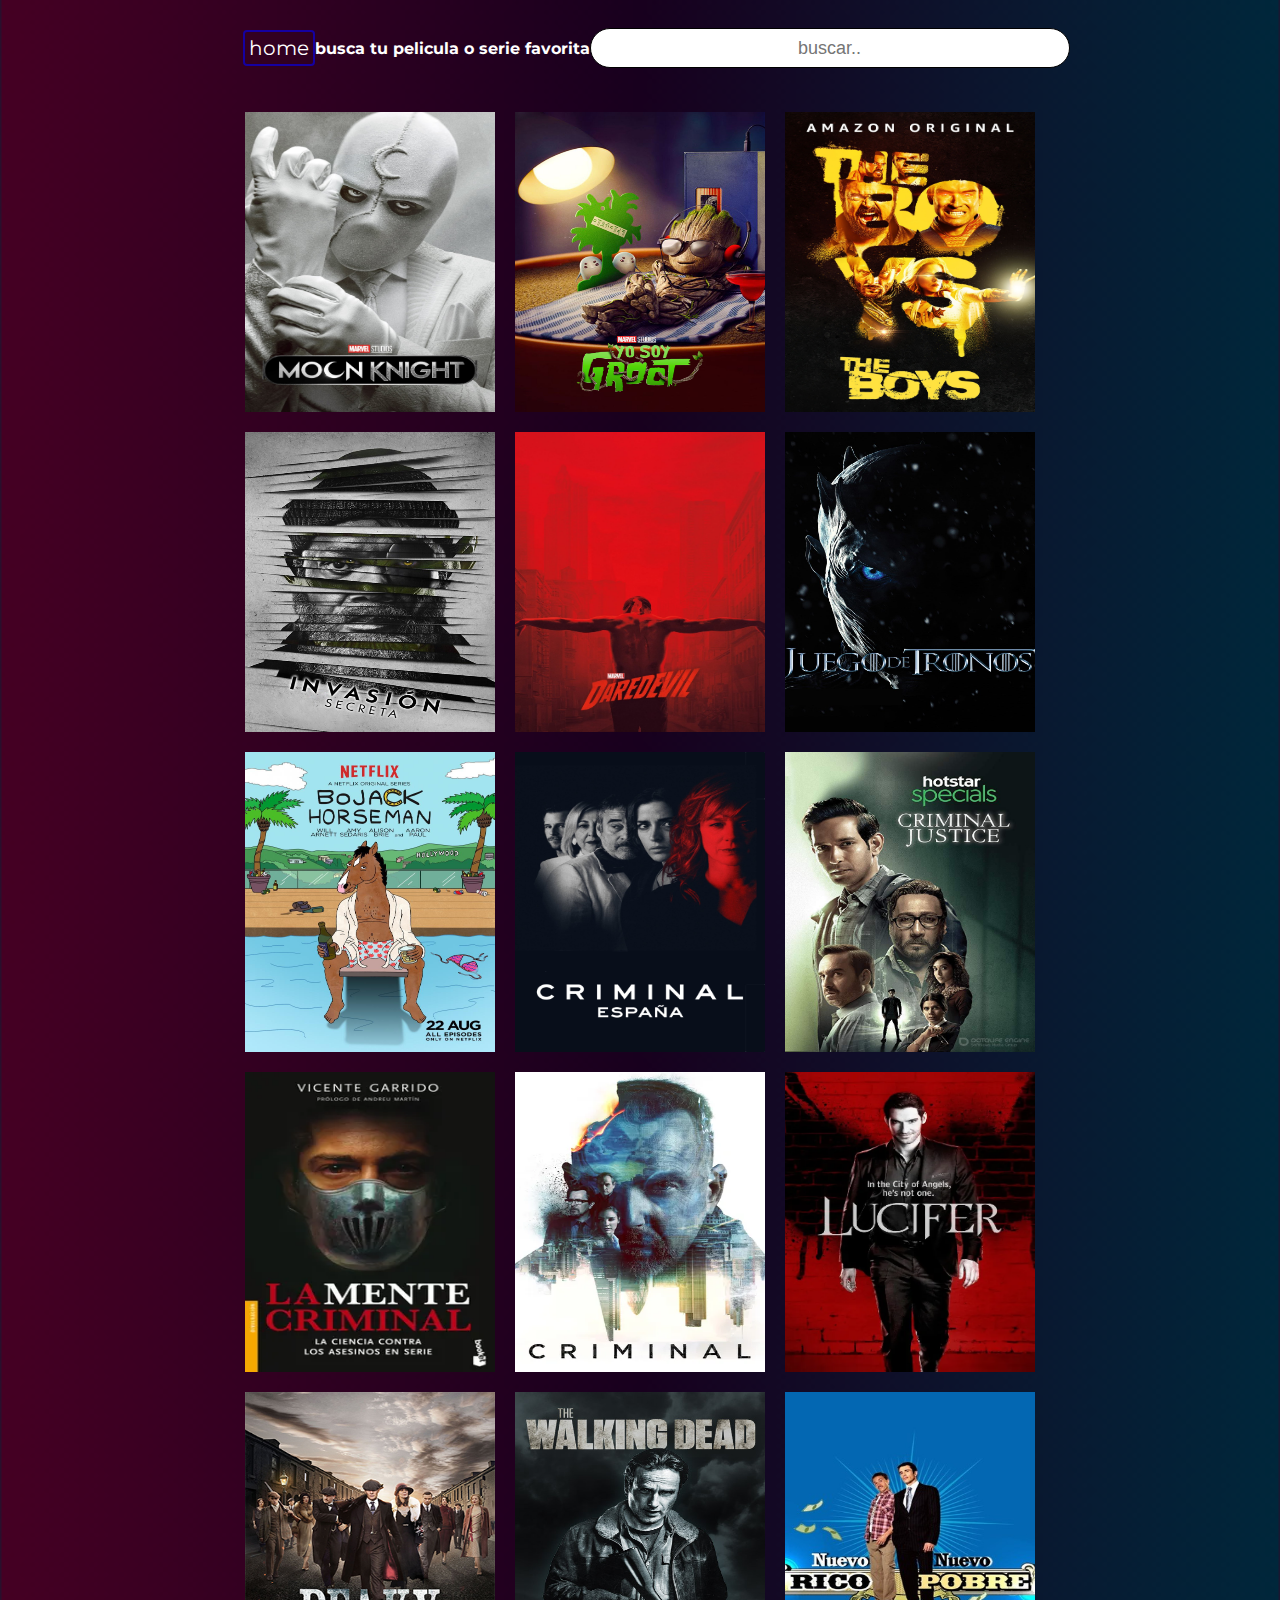
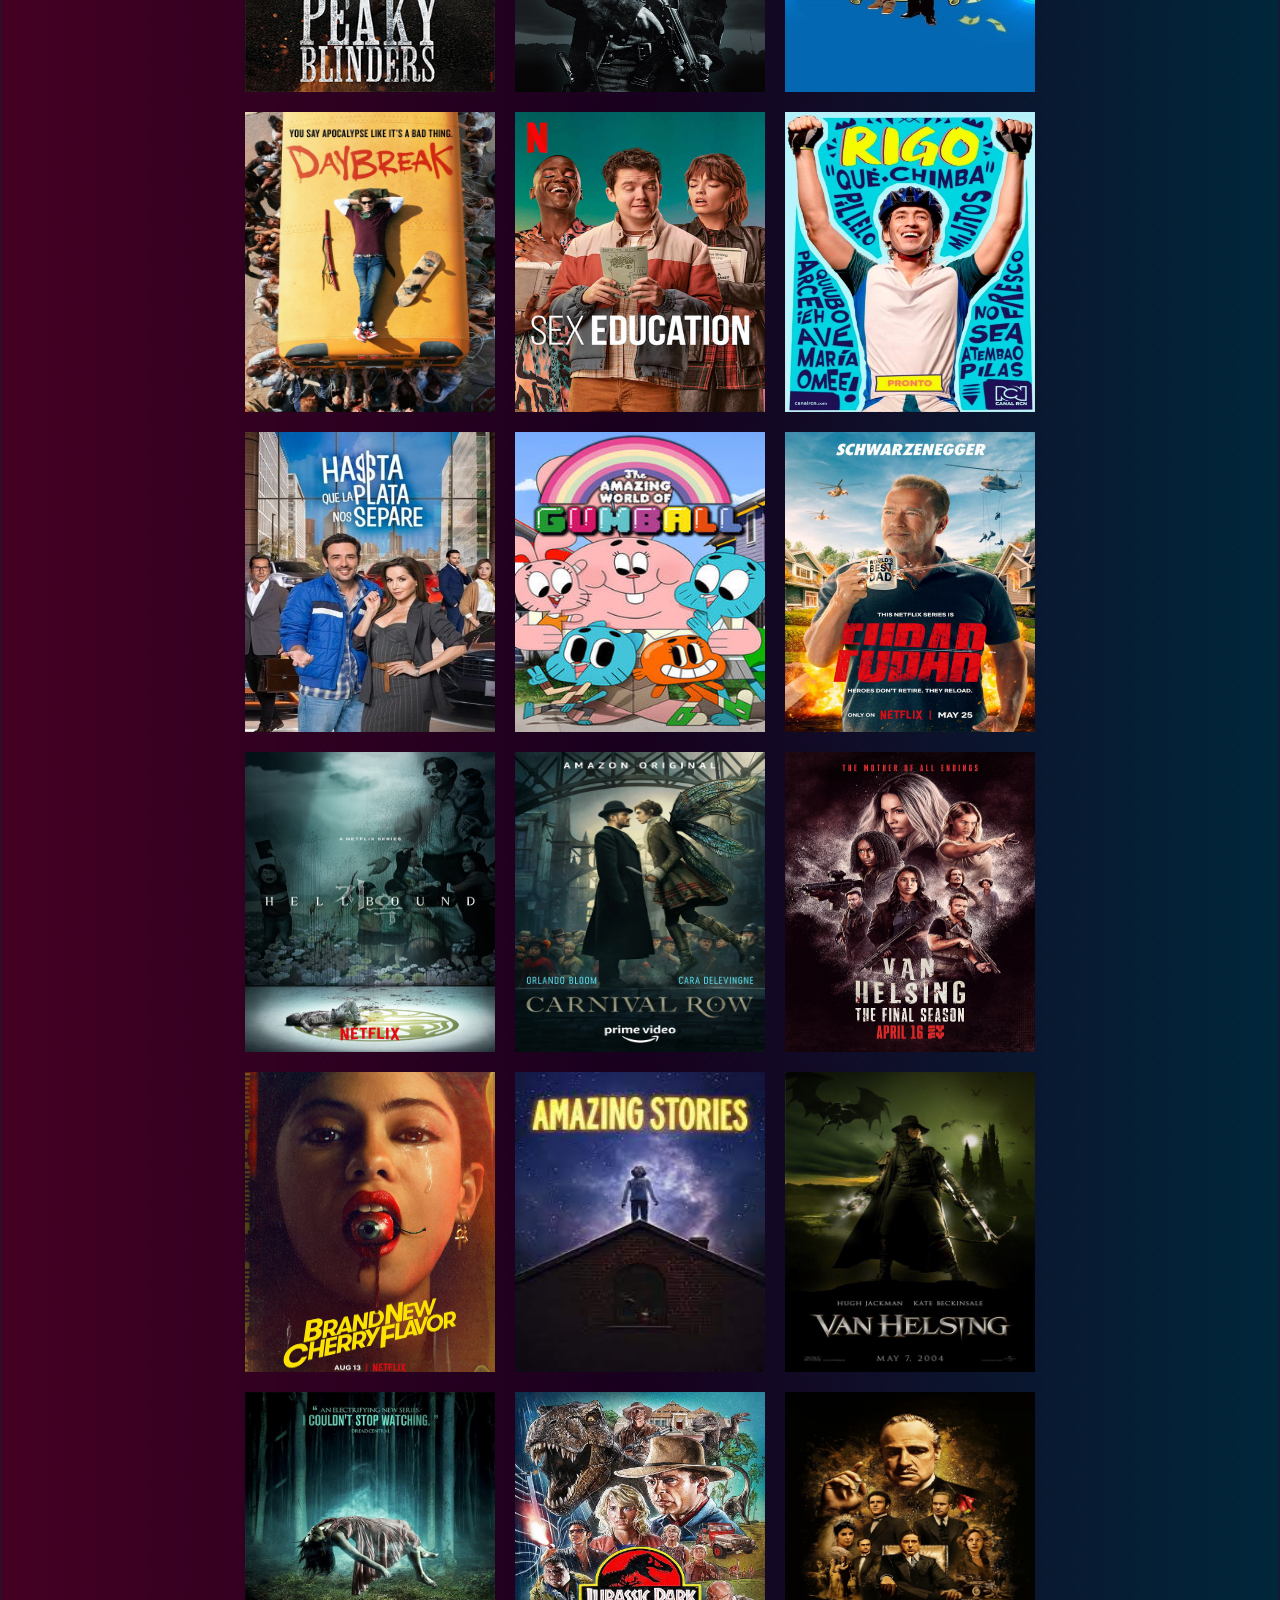
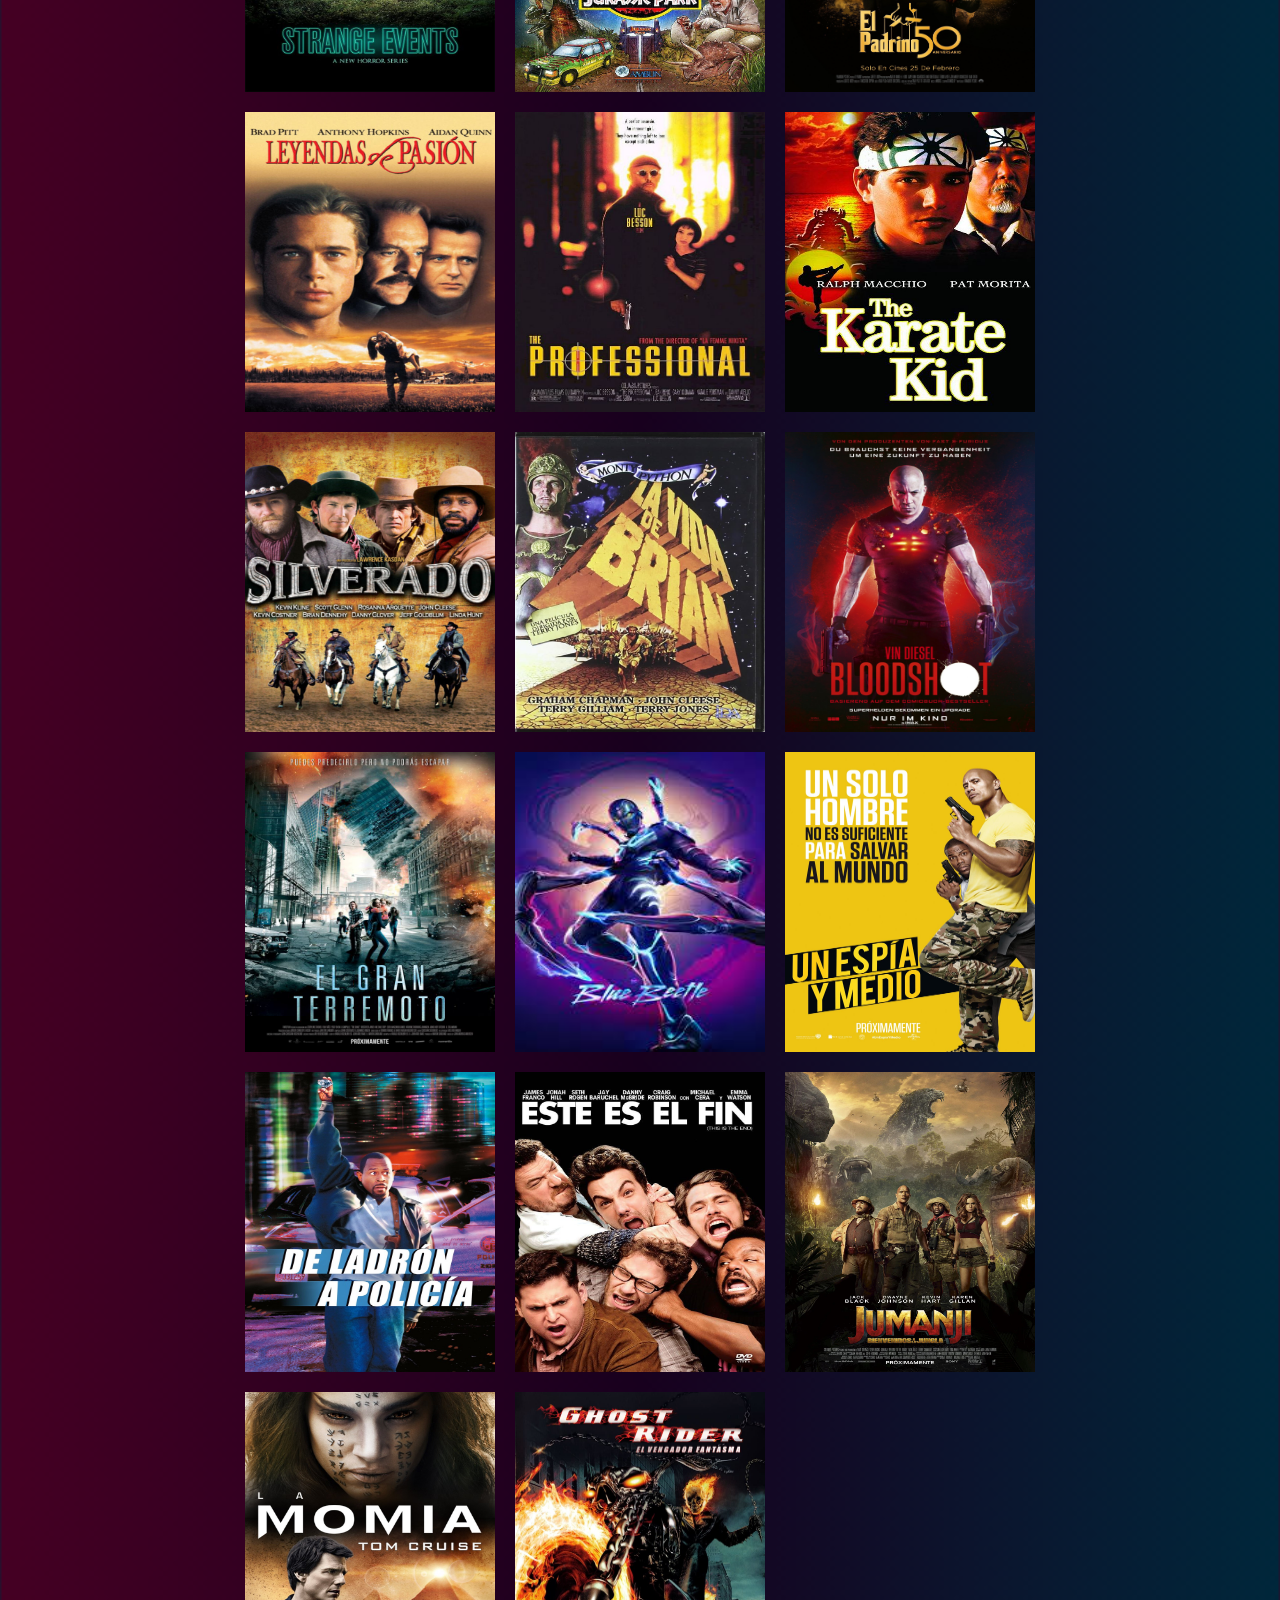
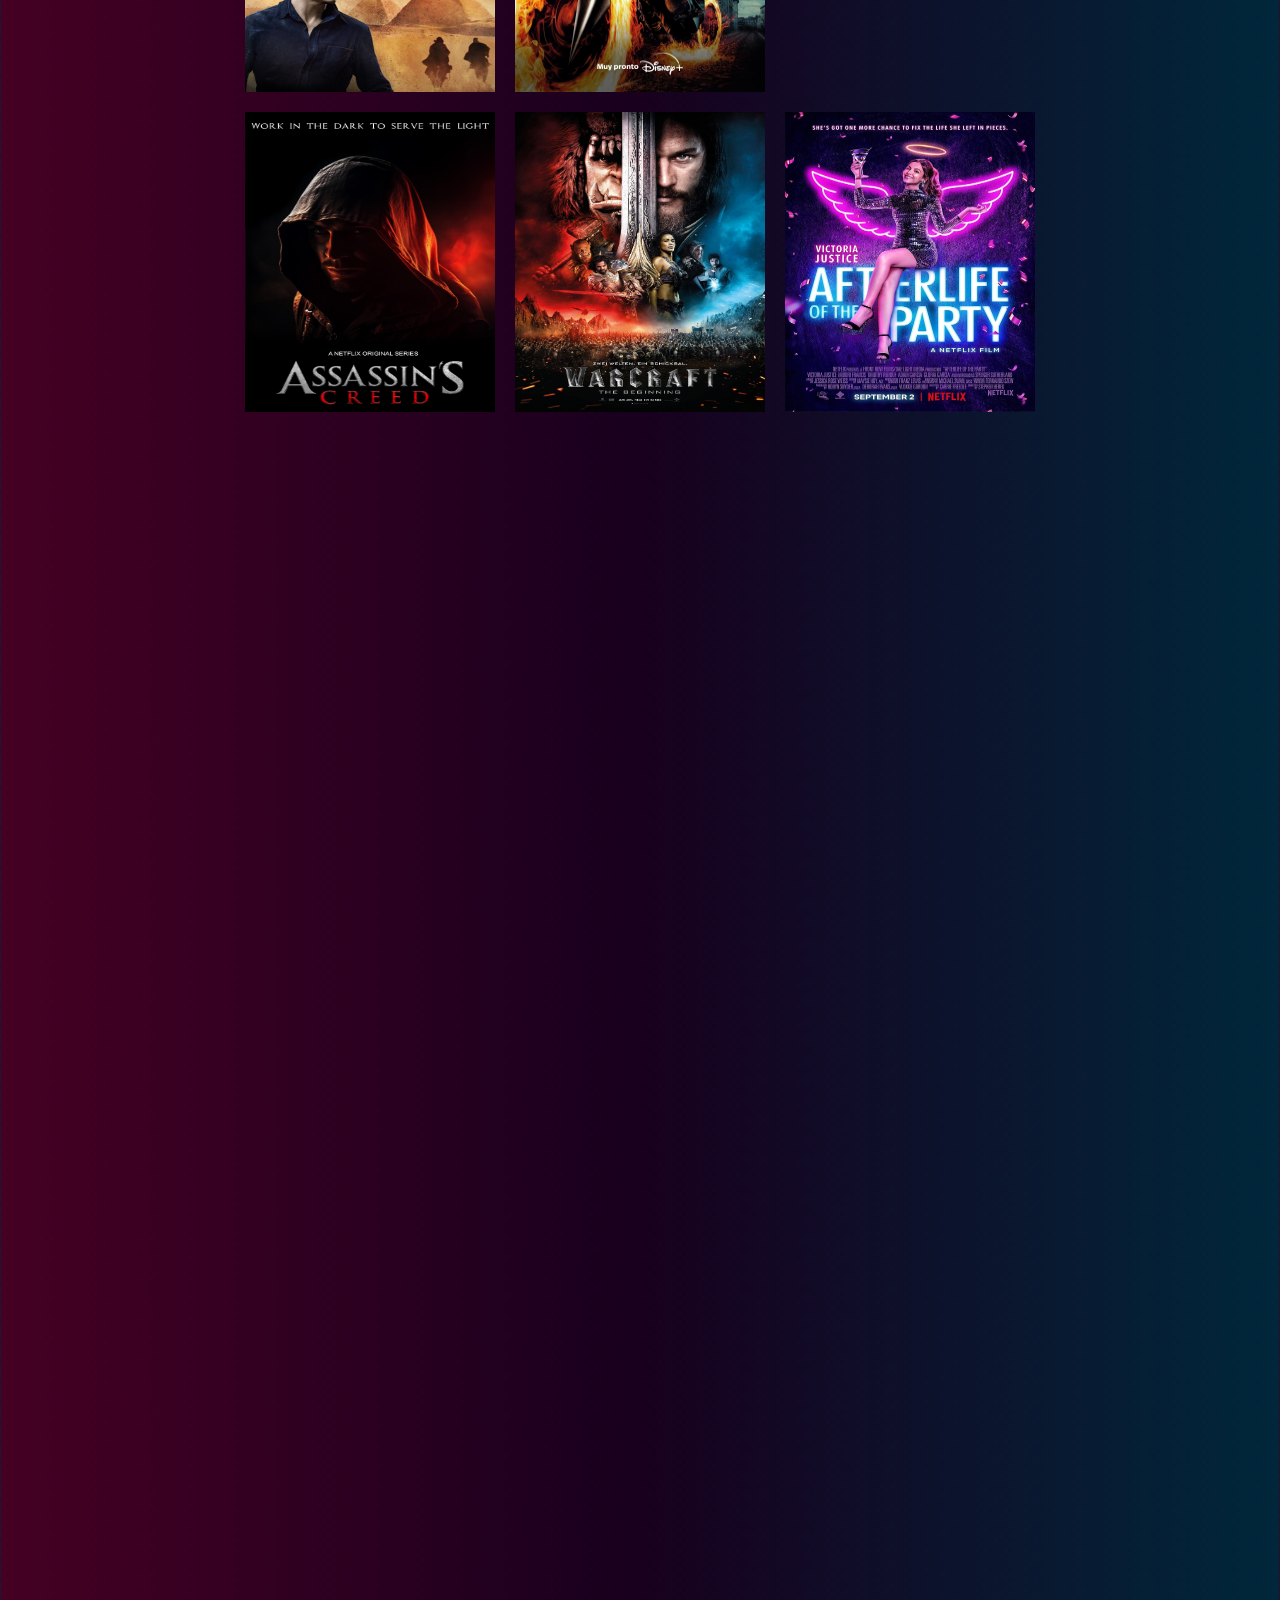
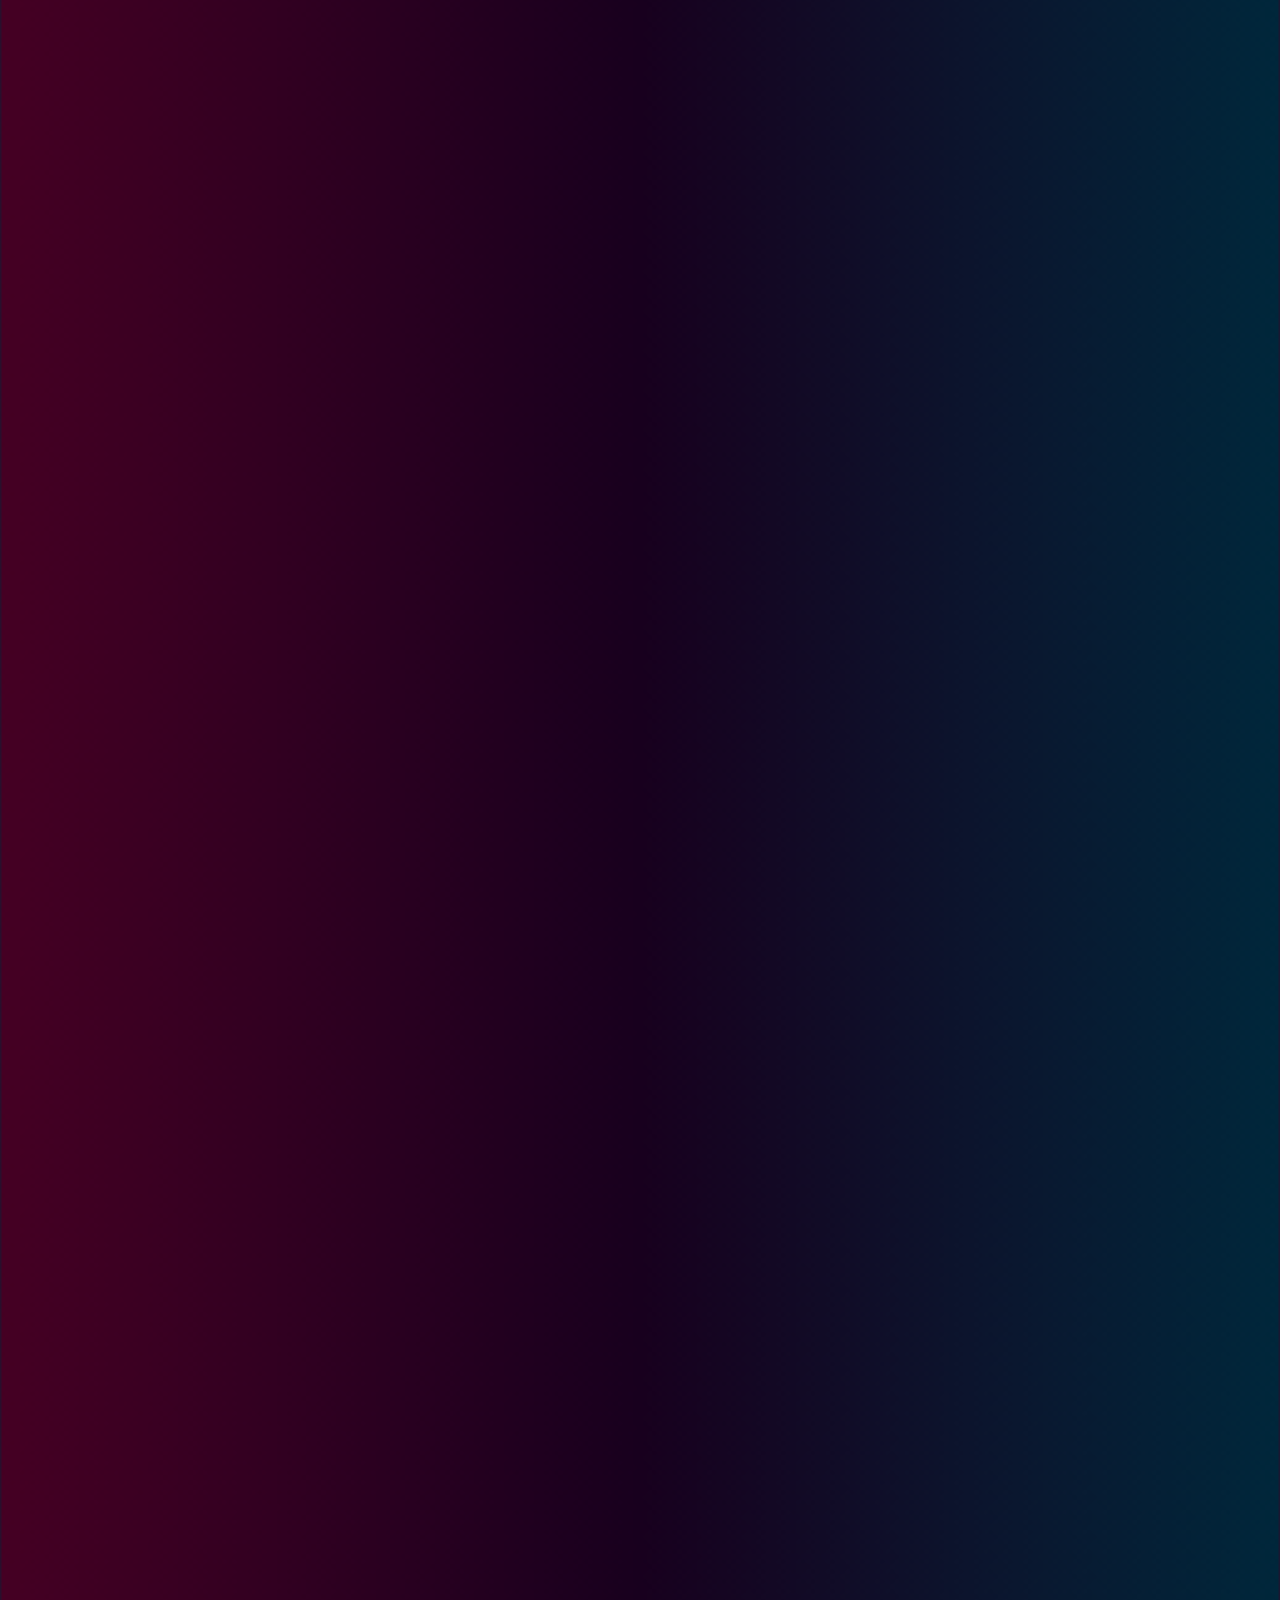
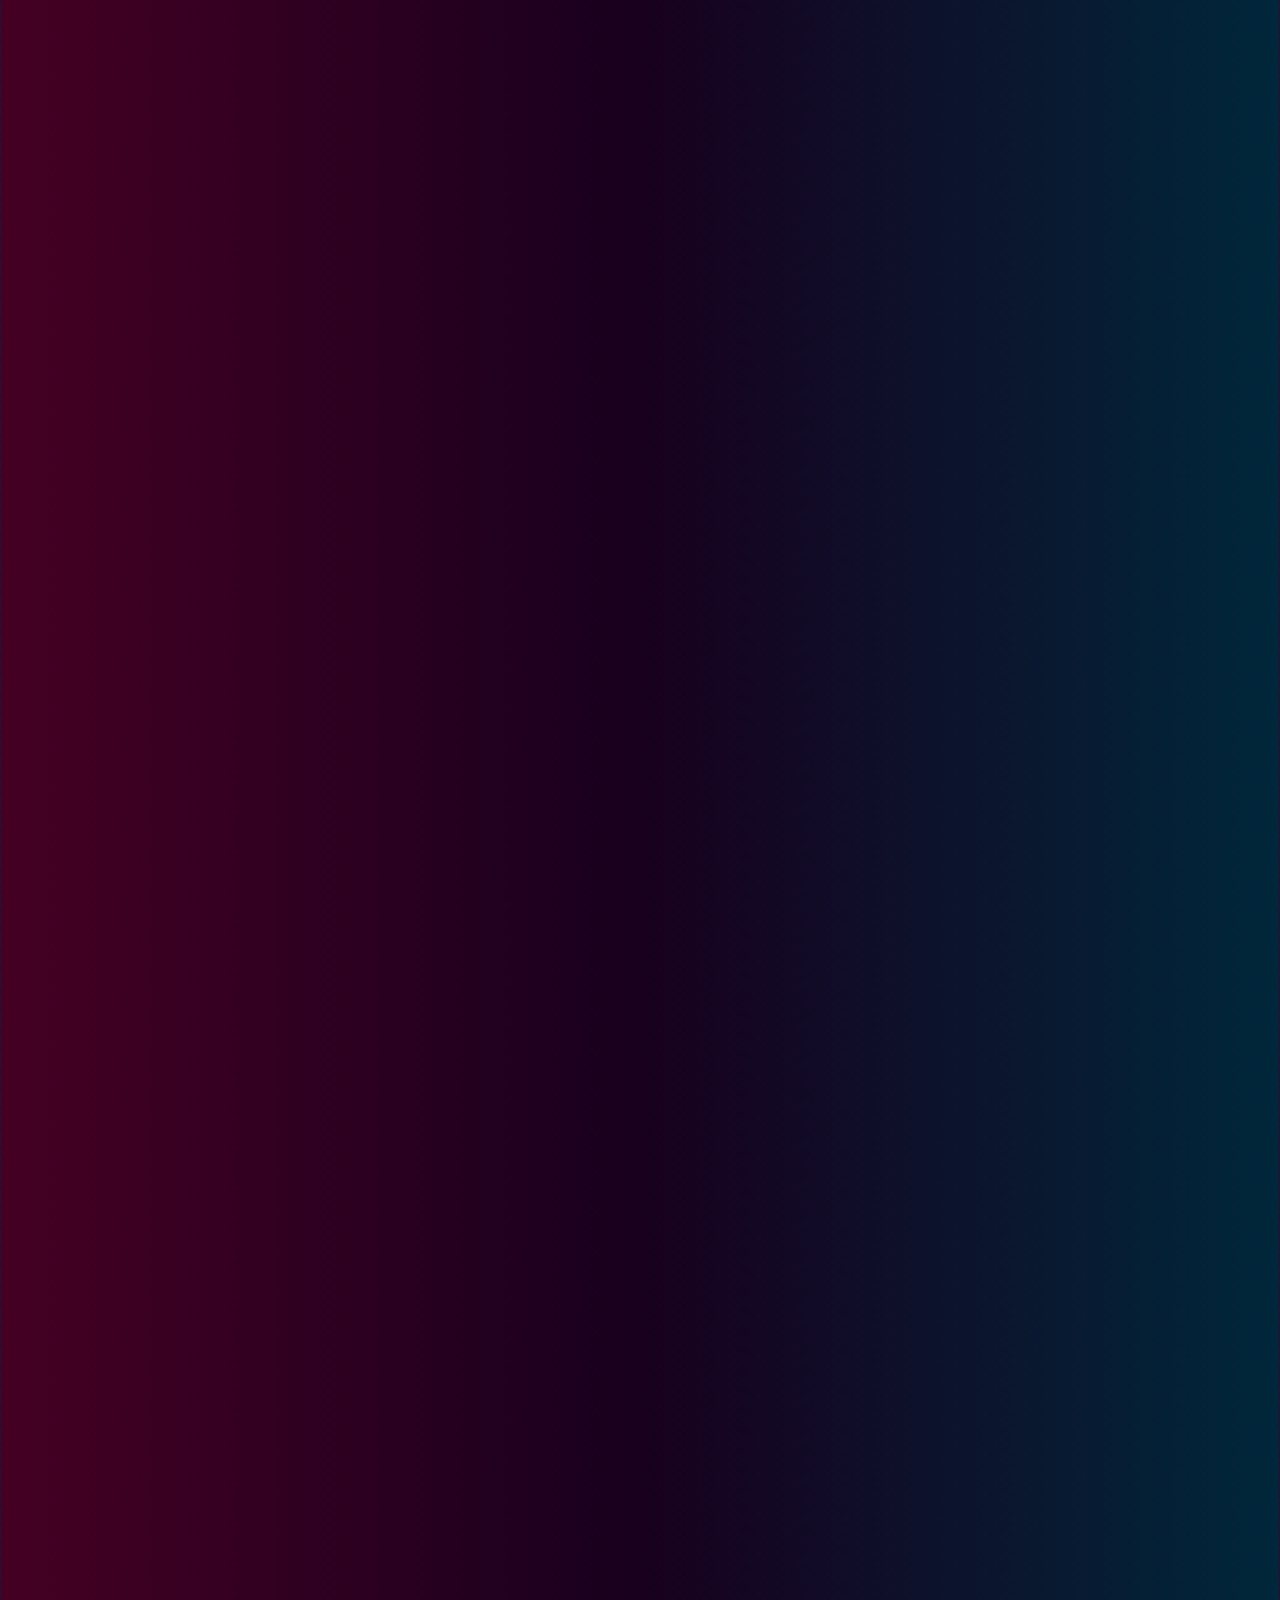
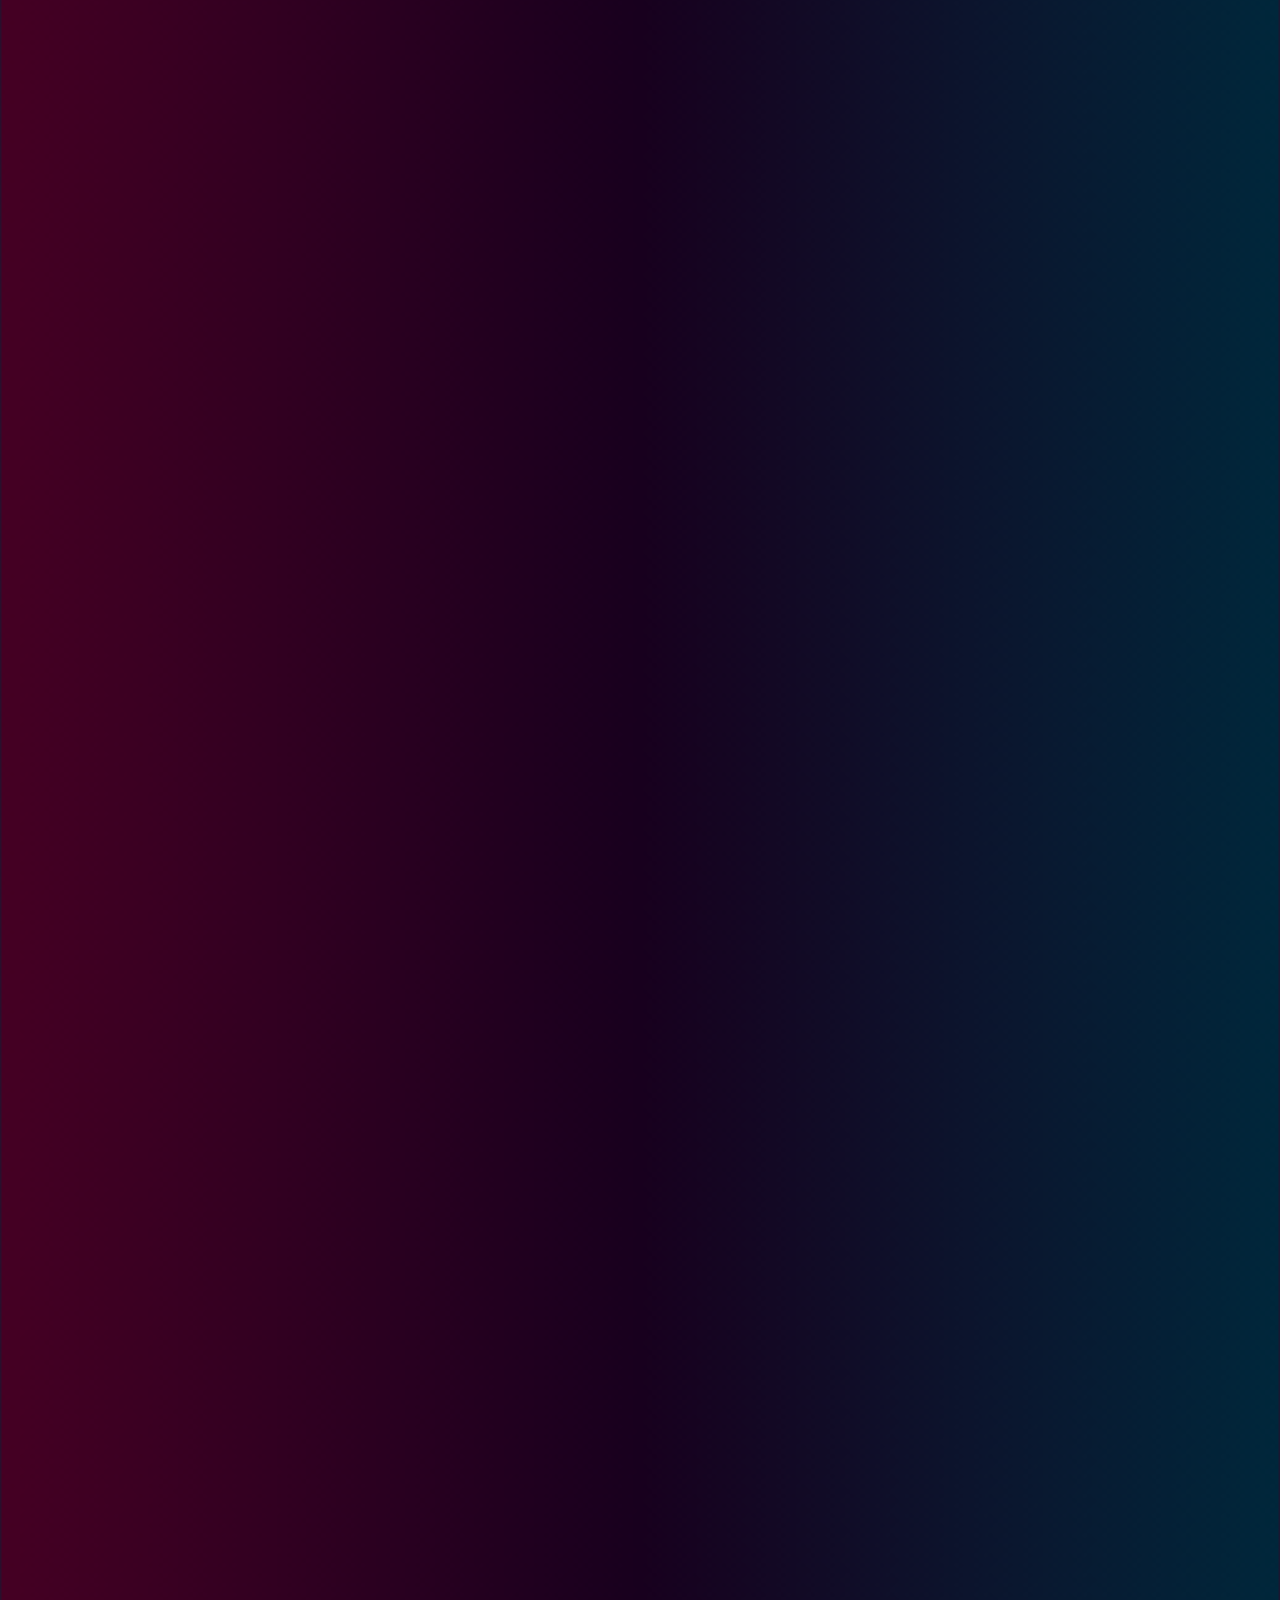
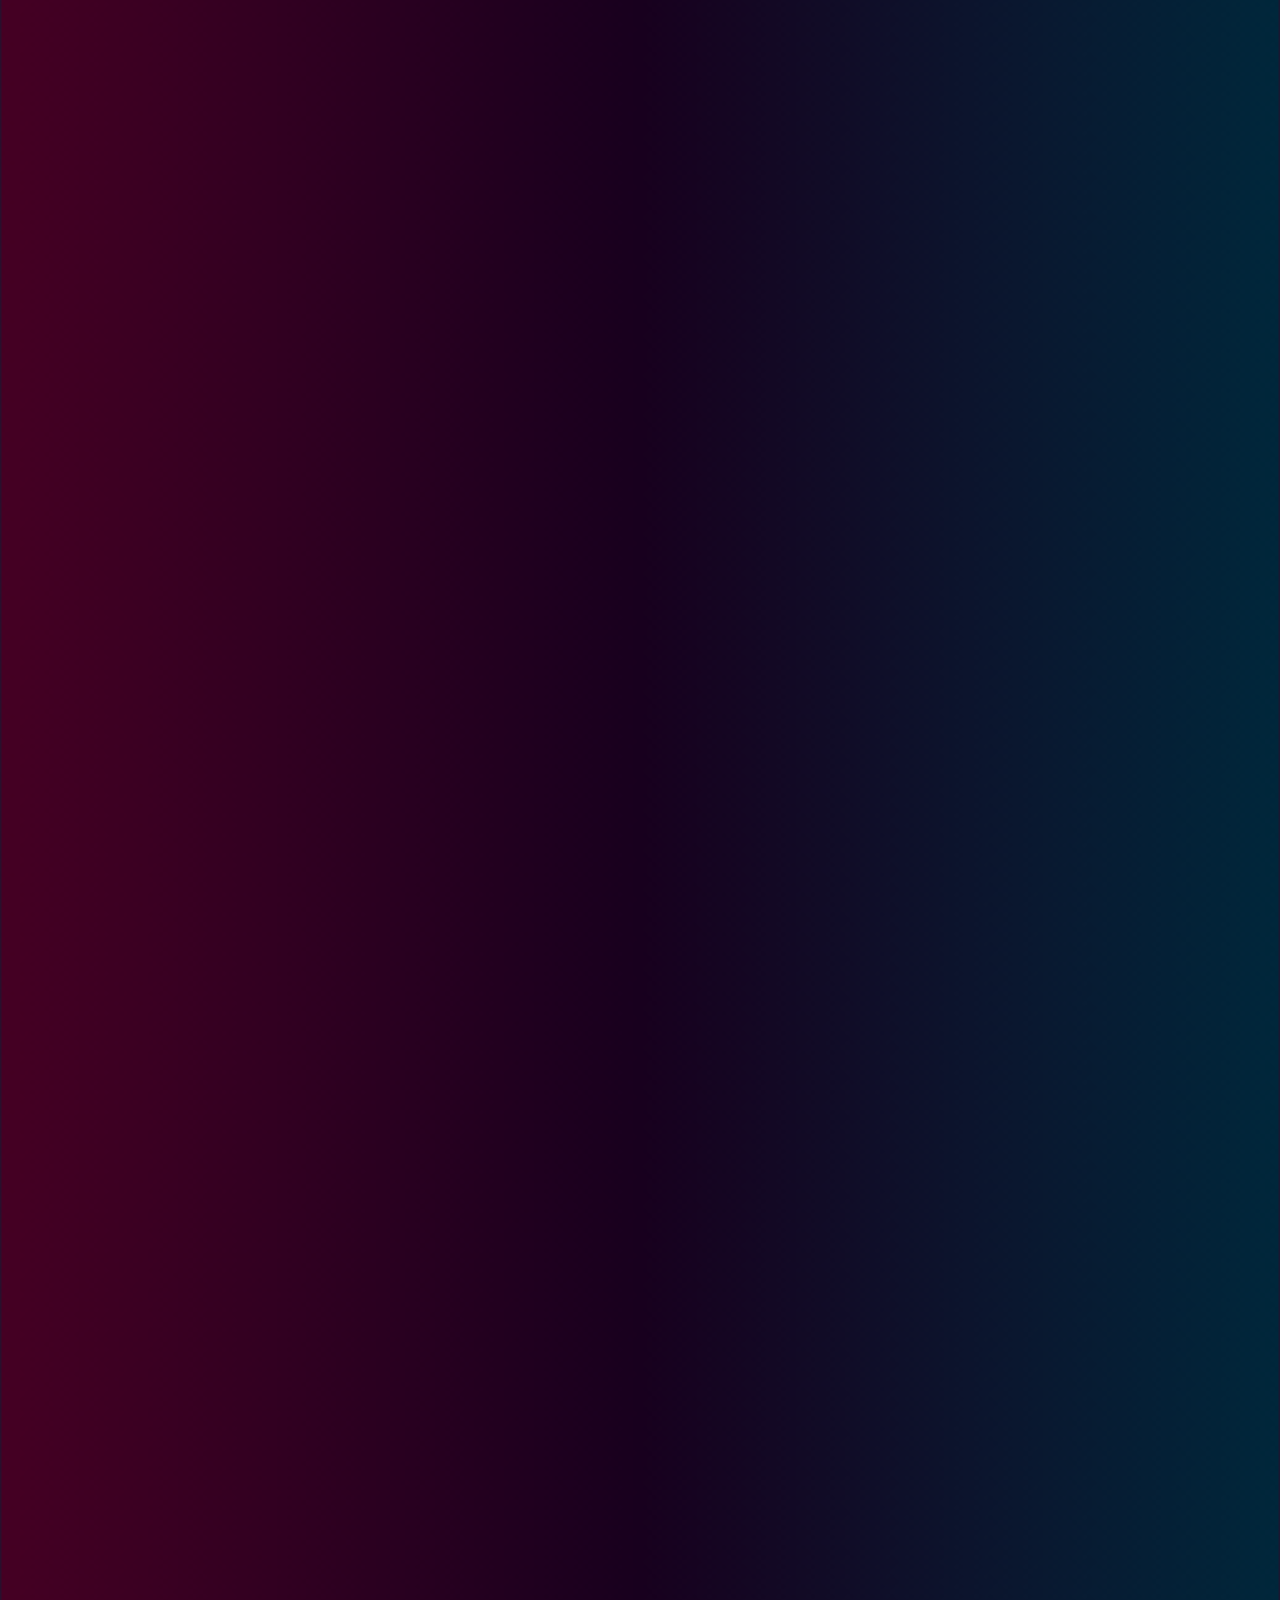
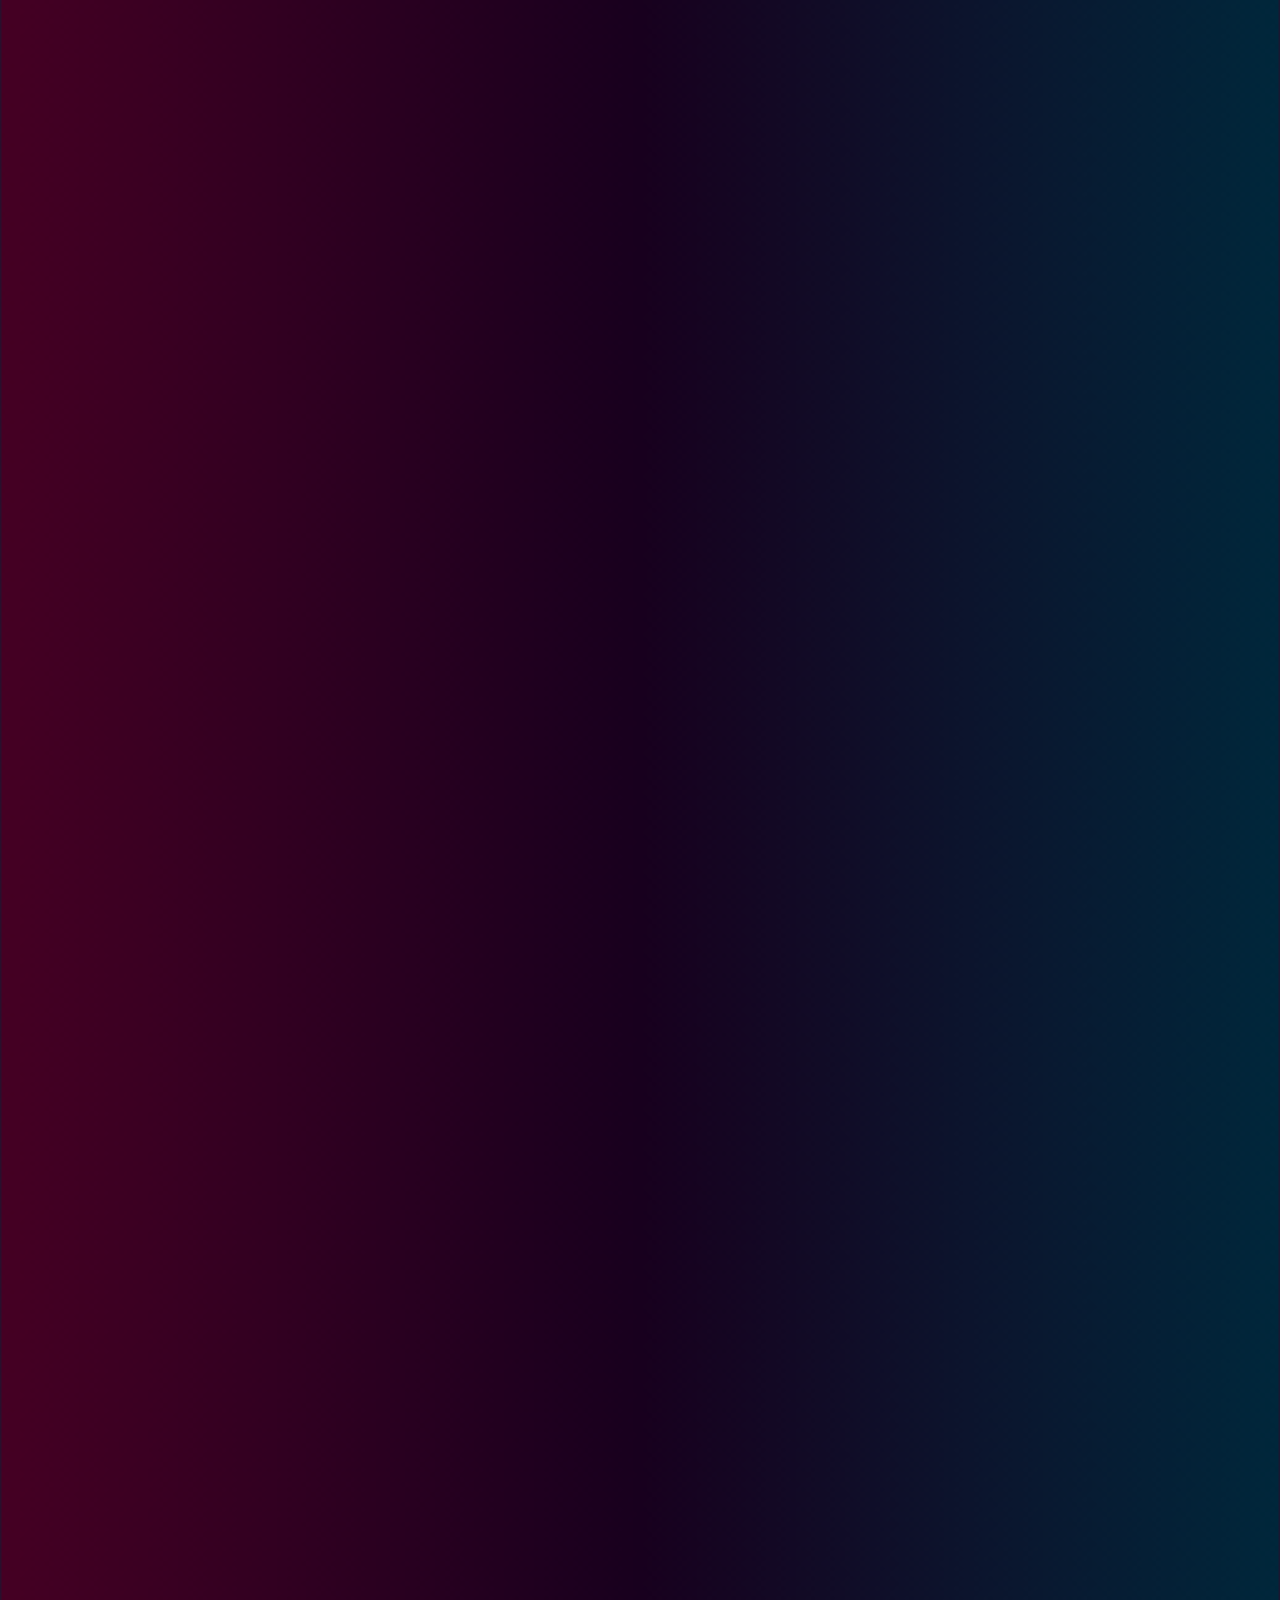
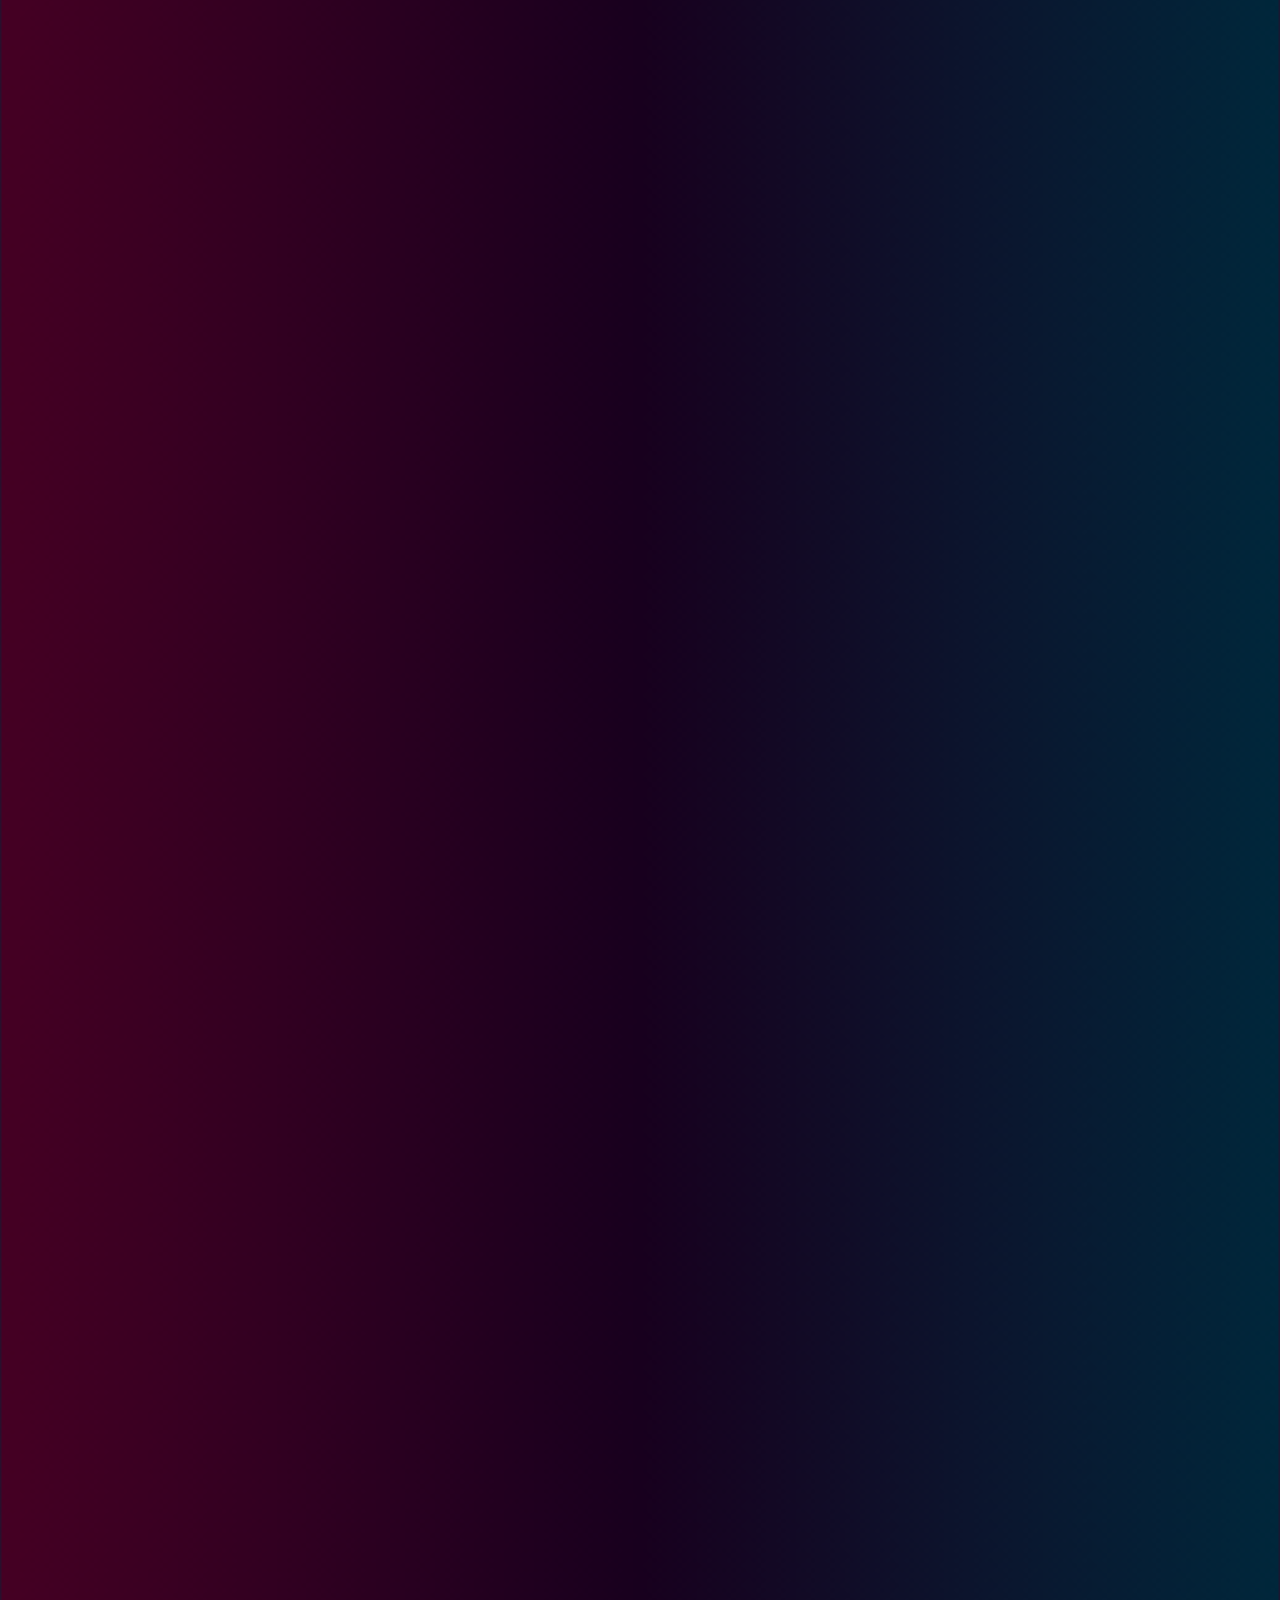
<file: buscador.html>
<!DOCTYPE html>
<html lang="en">
<head>
    <meta charset="UTF-8">
    <meta name="viewport" content="width=device-width, initial-scale=1.0">
    <link rel="stylesheet" href="stylebuscador.css">
    <title>Document</title>
</head>
<body>
    
    <main>
        
        <div class="buscar-box">
            <div>
                <a href="index.html">home</a>
            </div>
            <h4>busca tu pelicula o serie favorita</h4>
            <input type="text" placeholder="buscar.." required id="buscador">
        </div>
        <ul class="peliculass" id="peliculass">
            <li class="cartelera" name="mocn-kanight">
                <article class="overlay">
                    <p>Un trabajador de un museo que lucha contra un trastorno de identidad disociativo, recibe los poderes de un dios egipcio de la luna. Pronto descubre que estos poderes pueden ser tanto una bendición como una maldición.</p>
                </article>
            </li>
            <li class="cartelera" name="yo soy groot">
                <article class="overlay">
                    <p>En un planeta alienígena, Baby Groot encuentra un huevo extraño en un nido. Lo adopta y lo convierte en su propio hijo, pero le molesta su constante naturaleza de defecar. Cuando sus hermanos atropellan a Groot por su madre, ella viene a llevárselos, mientras Groot los mira emocionado.</p>
            </article>
            </li>
            <li class="cartelera" name="the boys">
                <article class="overlay">
                    <p>The Boys está ambientada en un universo en el que los individuos superpoderosos son reconocidos como héroes por el público en general y trabajan para la poderosa corporación Vought International, que los comercializa y monetiza. Fuera de sus personajes heroicos, la mayoría son arrogantes, egoístas y corruptos.</p>
                </article>
            </li>
            <li class="cartelera" name="invasion secreta">
                            <article class="overlay">
                                <p>Está ambientada en el Universo cinematográfico de Marvel (MCU, por sus siglas en inglés), compartiendo continuidad con las películas de la franquicia. Sigue a Nick Fury y Talos, mientras descubren una conspiración de un grupo de Skrulls que cambian de forma para conquistar la Tierra.</p>
                            </article>
            </li>
            <li class="cartelera" name="Daredevil">
                    <article class="overlay">
                        <p>Basada en el personaje de Marvel Comics del mismo nombre, está protagonizada por Ben Affleck como Matt Murdock, un abogado ciego que lucha por la justicia en el tribunal y en las calles de Nueva York lucha como el vigilante enmascarado Daredevil.</p>
                    </article>
            </li>
            <li class="cartelera" name="juego de tronos">
                            <article class="overlay">
                                <p>La trama se sitúa en un mundo ficticio con elementos fantásticos, como dragones y poderes, pero también otros muy reales como son las luchas de poder, los enfrentamientos políticos, las traiciones y la continua guerra por el trono que gobierna los siete reinos de Poniente.</p>
                            </article>
            </li>
            <li class="cartelera" name="bojack Horseman">
                <article class="overlay">
                    <p>'BoJack Horseman' gira en torno a un caballo humanoide BoJack que bebe whisky sin parar (Will Arnett) y que se ocupa de sus crisis personales con la ayuda de su compañero humano Todd (Aaron Paul) y el agente y examante felino Princess Caroline (Amy Sedaris, 'The Best and The Brightest').</p>
                </article> 
            </li>
            </li>
            <li class="cartelera" name="criminal" alt="">
                <article class="overlay">
                    <p>El trágico incidente de una niña pequeña ahogada en su bañera lleva a abrir una investigación criminal. La inspectora María interroga a Isabel, quien se ve obligada a hablar sobre el amor, el sexo o su mascota.La inspectora, a medida que avanza el interrogatorio, sospechan que Carmen no cuenta todo lo que sabe.</p>
                </article>
            </li>
            <li class="cartelera" name="criminal justice" alt="">
                        <article class="overlay">
                            <p>Ben, un joven que recuerda muy poco de la noche en la que su vida cambió. Recuerda despertarse y descubrir que la chica a la que había conocido la noche anterior y con la que se había acostado, ha sido brutalmente asesinada. ¿La ha matado él o es simplemente una víctima a la que quieren inculpar?</p>
                        </article>
            </li>
            <li class="cartelera" name="la mente criminal" alt="">
                <article class="overlay">
                    <p>Los interesados en las ciencias sociales y criminológicas y los estudiantes y profesionales de las diferentes policías encontrarán en La mente criminal nociones esenciales de criminología forense aplicadas a casos criminales que conmovieron a una sociedad entera e incluso al mundo.</p>
                </article>
            </li>
            <li class="cartelera" name="criminal" alt="">
                <article class="overlay">
                    <p>Un neurocirujano injerta las habilidades de un agente de la CIA fallecido en la mente de un convicto peligroso e impredecible que está a la espera de ser ejecutado. El reo es la única esperanza que tienen de lograr detener una siniestra conspiración internacional.</p>
                </article>
            </li>
            <li class="cartelera" name="lucifer" alt="">
                <article class="overlay">
                    <p>Aburrido de ser amo del infierno, el diablo se muda a Los Ángeles donde abre un club nocturno y se relaciona con una detective de homicidios. Ve todo lo que quieras.</p>
                </article>
            </li>
            <li class="cartelera" name="peaky blinders" alt="">
                <article class="overlay">
                    <p>Birmingham, 1939. Thomas Shelby es el violento líder de una conocida banda; un jefe del crimen organizado dispuesto a llegar a lo más alto sin importar el precio. Ve todo lo que quieras. Ganó un BAFTA a mejor serie dramática; Cillian Murphy y Charlie Murphy los IFTA a mejor actor y mejor actriz de reparto.</p>
                </article>
            </li>
            <li class="cartelera" name="the walkind dead" alt="">
                <article class="overlay">
                    <p>Basado en la historieta escrita por Robert Kirkman, este drama crudo describe las vidas de un grupo de sobrevivientes que está siempre en movimiento en busca de un hogar seguro durante las semanas y meses de un apocalipsis zombi.</p>
                </article>
            </li>
            <li class="cartelera" name="nuevo rico nuevo pobre"  alt="">
                <article class="overlay">
                    <p>El trágico incidente de una niña pequeña ahogada en su bañera lleva a abrir una investigación criminal. La inspectora María interroga a Isabel, quien se ve obligada a hablar sobre el amor, el sexo o su mascota.La inspectora, a medida que avanza el interrogatorio, sospechan que Carmen no cuenta todo lo que sabe.</p>
                </article>
            </li>
            <li class="cartelera" name="daybreack" alt="">
                    <article class="overlay">
                        <p>Ben, un joven que recuerda muy poco de la noche en la que su vida cambió. Recuerda despertarse y descubrir que la chica a la que había conocido la noche anterior y con la que se había acostado, ha sido brutalmente asesinada. ¿La ha matado él o es simplemente una víctima a la que quieren inculpar?</p>
                    </article>
            </li>
            <li class="cartelera" name="sex education" alt="">
                    <article class="overlay">
                        <p>Los interesados en las ciencias sociales y criminológicas y los estudiantes y profesionales de las diferentes policías encontrarán en La mente criminal nociones esenciales de criminología forense aplicadas a casos criminales que conmovieron a una sociedad entera e incluso al mundo.</p>
                    </article>
            </li>
            <li class="cartelera" name="rigo" alt="">
                <article class="overlay">
                    <p>Aburrido de ser amo del infierno, el diablo se muda a Los Ángeles donde abre un club nocturno y se relaciona con una detective de homicidios. Ve todo lo que quieras.</p>
                </article>
            </li>
            <li class="cartelera" name="hasta que la plata nos separe" alt="">
                    <article class="overlay">
                        <p>Birmingham, 1939. Thomas Shelby es el violento líder de una conocida banda; un jefe del crimen organizado dispuesto a llegar a lo más alto sin importar el precio. Ve todo lo que quieras. Ganó un BAFTA a mejor serie dramática; Cillian Murphy y Charlie Murphy los IFTA a mejor actor y mejor actriz de reparto.</p>
                    </article>
            </li>
            <li class="cartelera" name="gumball" alt="">
                    <article class="overlay">
                        <p>Basado en la historieta escrita por Robert Kirkman, este drama crudo describe las vidas de un grupo de sobrevivientes que está siempre en movimiento en busca de un hogar seguro durante las semanas y meses de un apocalipsis zombi.</p>
                    </article>
            </li>
            <li class="cartelera" name="fubar" alt="">
                <article class="overlay">
                    <p>Basado en la historieta escrita por Robert Kirkman, este drama crudo describe las vidas de un grupo de sobrevivientes que está siempre en movimiento en busca de un hogar seguro durante las semanas y meses de un apocalipsis zombi.</p>
                </article>
        </li>
        <li class="cartelera" name="hellbound" alt="">
            <article class="overlay">
                <p>Basado en la historieta escrita por Robert Kirkman, este drama crudo describe las vidas de un grupo de sobrevivientes que está siempre en movimiento en busca de un hogar seguro durante las semanas y meses de un apocalipsis zombi.</p>
            </article>
    </li>
    <li class="cartelera" name="Carnival row" alt="">
        <article class="overlay">
            <p>Basado en la historieta escrita por Robert Kirkman, este drama crudo describe las vidas de un grupo de sobrevivientes que está siempre en movimiento en busca de un hogar seguro durante las semanas y meses de un apocalipsis zombi.</p>
        </article>
    </li>
    <li class="cartelera" name=" van helsing" alt="">
        <article class="overlay">
            <p>Basado en la historieta escrita por Robert Kirkman, este drama crudo describe las vidas de un grupo de sobrevivientes que está siempre en movimiento en busca de un hogar seguro durante las semanas y meses de un apocalipsis zombi.</p>
        </article>
    </li>
    <li class="cartelera" name=" brandingnew cherryflover" alt="">
        <article class="overlay">
            <p>Basado en la historieta escrita por Robert Kirkman, este drama crudo describe las vidas de un grupo de sobrevivientes que está siempre en movimiento en busca de un hogar seguro durante las semanas y meses de un apocalipsis zombi.</p>
        </article>
    </li>
    <li class="cartelera" name="amazing stories" alt="">
        <article class="overlay">
            <p>Basado en la historieta escrita por Robert Kirkman, este drama crudo describe las vidas de un grupo de sobrevivientes que está siempre en movimiento en busca de un hogar seguro durante las semanas y meses de un apocalipsis zombi.</p>
        </article>
    </li>
    <li class="cartelera" name="van helsing" alt="">
        <article class="overlay">
            <p>Basado en la historieta escrita por Robert Kirkman, este drama crudo describe las vidas de un grupo de sobrevivientes que está siempre en movimiento en busca de un hogar seguro durante las semanas y meses de un apocalipsis zombi.</p>
        </article>
    </li>
    <li class="cartelera" name="strange events" alt="">
        <article class="overlay">
            <p>Basado en la historieta escrita por Robert Kirkman, este drama crudo describe las vidas de un grupo de sobrevivientes que está siempre en movimiento en busca de un hogar seguro durante las semanas y meses de un apocalipsis zombi.</p>
        </article>
    </li>
    <li class="cartelera" name="jurassic park" alt="">
        <article class="overlay">
            <p>Basado en la historieta escrita por Robert Kirkman, este drama crudo describe las vidas de un grupo de sobrevivientes que está siempre en movimiento en busca de un hogar seguro durante las semanas y meses de un apocalipsis zombi.</p>
        </article>
    </li>
    <li class="cartelera" name="este es el fin" alt="">
        <article class="overlay">
            <p>Basado en la historieta escrita por Robert Kirkman, este drama crudo describe las vidas de un grupo de sobrevivientes que está siempre en movimiento en busca de un hogar seguro durante las semanas y meses de un apocalipsis zombi.</p>
        </article>
    </li>
    <li class="cartelera" name="la vida de brian" alt="">
        <article class="overlay">
            <p>Basado en la historieta escrita por Robert Kirkman, este drama crudo describe las vidas de un grupo de sobrevivientes que está siempre en movimiento en busca de un hogar seguro durante las semanas y meses de un apocalipsis zombi.</p>
        </article>
    </li>
    <li class="cartelera" name="leyendas de pasion" alt="">
        <article class="overlay">
            <p>Basado en la historieta escrita por Robert Kirkman, este drama crudo describe las vidas de un grupo de sobrevivientes que está siempre en movimiento en busca de un hogar seguro durante las semanas y meses de un apocalipsis zombi.</p>
        </article>
    </li>
    <li class="cartelera" name="silverado" alt="">
        <article class="overlay">
            <p>Basado en la historieta escrita por Robert Kirkman, este drama crudo describe las vidas de un grupo de sobrevivientes que está siempre en movimiento en busca de un hogar seguro durante las semanas y meses de un apocalipsis zombi.</p>
        </article>
    </li>
    <li class="cartelera" name="the karate kid" alt="">
        <article class="overlay">
            <p>Basado en la historieta escrita por Robert Kirkman, este drama crudo describe las vidas de un grupo de sobrevivientes que está siempre en movimiento en busca de un hogar seguro durante las semanas y meses de un apocalipsis zombi.</p>
        </article>
    </li>
    <li class="cartelera" name="the profesional" alt="">
        <article class="overlay">
            <p>Basado en la historieta escrita por Robert Kirkman, este drama crudo describe las vidas de un grupo de sobrevivientes que está siempre en movimiento en busca de un hogar seguro durante las semanas y meses de un apocalipsis zombi.</p>
        </article>
    </li>
    <li class="cartelera" name="este es el fin" alt="">
        <article class="overlay">
            <p>Basado en la historieta escrita por Robert Kirkman, este drama crudo describe las vidas de un grupo de sobrevivientes que está siempre en movimiento en busca de un hogar seguro durante las semanas y meses de un apocalipsis zombi.</p>
        </article>
    </li>
    <li class="cartelera" name="bloodshot" alt="">
        <article class="overlay">
            <p>Basado en la historieta escrita por Robert Kirkman, este drama crudo describe las vidas de un grupo de sobrevivientes que está siempre en movimiento en busca de un hogar seguro durante las semanas y meses de un apocalipsis zombi.</p>
        </article>
    </li>
    <li class="cartelera" name="el gran terremoto" alt="">
        <article class="overlay">
            <p>Basado en la historieta escrita por Robert Kirkman, este drama crudo describe las vidas de un grupo de sobrevivientes que está siempre en movimiento en busca de un hogar seguro durante las semanas y meses de un apocalipsis zombi.</p>
        </article>
    </li>
    <li class="cartelera" name="blue beetle" alt="">
        <article class="overlay">
            <p>Basado en la historieta escrita por Robert Kirkman, este drama crudo describe las vidas de un grupo de sobrevivientes que está siempre en movimiento en busca de un hogar seguro durante las semanas y meses de un apocalipsis zombi.</p>
        </article>
    </li>
        <li class="cartelera" name="espia y medio" alt="">
        <article class="overlay">
            <p>Basado en la historieta escrita por Robert Kirkman, este drama crudo describe las vidas de un grupo de sobrevivientes que está siempre en movimiento en busca de un hogar seguro durante las semanas y meses de un apocalipsis zombi.</p>
        </article>
    </li>
    <li class="cartelera" name="de ladron a policia" alt="">
        <article class="overlay">
            <p>Basado en la historieta escrita por Robert Kirkman, este drama crudo describe las vidas de un grupo de sobrevivientes que está siempre en movimiento en busca de un hogar seguro durante las semanas y meses de un apocalipsis zombi.</p>
        </article>
    </li>
    <li class="cartelera" name="el gran terremoto" alt="">
        <article class="overlay">
            <p>Basado en la historieta escrita por Robert Kirkman, este drama crudo describe las vidas de un grupo de sobrevivientes que está siempre en movimiento en busca de un hogar seguro durante las semanas y meses de un apocalipsis zombi.</p>
        </article>
    </li>
    <li class="cartelera" name="Jumanji" alt="">
        <article class="overlay">
            <p>Basado en la historieta escrita por Robert Kirkman, este drama crudo describe las vidas de un grupo de sobrevivientes que está siempre en movimiento en busca de un hogar seguro durante las semanas y meses de un apocalipsis zombi.</p>
        </article>
    </li>
    <li class="cartelera" name="la momia" alt="">
        <article class="overlay">
            <p>Basado en la historieta escrita por Robert Kirkman, este drama crudo describe las vidas de un grupo de sobrevivientes que está siempre en movimiento en busca de un hogar seguro durante las semanas y meses de un apocalipsis zombi.</p>
        </article>
    </li>
    <li class="cartelera" name="warcraft" alt="">
        <article class="overlay">
            <p>Basado en la historieta escrita por Robert Kirkman, este drama crudo describe las vidas de un grupo de sobrevivientes que está siempre en movimiento en busca de un hogar seguro durante las semanas y meses de un apocalipsis zombi.</p>
        </article>
    </li>
    <li class="cartelera" name="ghost rider el vengador fantasmas" alt="">
        <article class="overlay">
            <p>Basado en la historieta escrita por Robert Kirkman, este drama crudo describe las vidas de un grupo de sobrevivientes que está siempre en movimiento en busca de un hogar seguro durante las semanas y meses de un apocalipsis zombi.</p>
        </article>
    </li>
    <li class="cartelera" name="legion" alt="">
        <article class="overlay">
            <p>Basado en la historieta escrita por Robert Kirkman, este drama crudo describe las vidas de un grupo de sobrevivientes que está siempre en movimiento en busca de un hogar seguro durante las semanas y meses de un apocalipsis zombi.</p>
        </article>
    </li>
    <li class="cartelera" name="assassing's creed" alt="">
        <article class="overlay">
            <p>Basado en la historieta escrita por Robert Kirkman, este drama crudo describe las vidas de un grupo de sobrevivientes que está siempre en movimiento en busca de un hogar seguro durante las semanas y meses de un apocalipsis zombi.</p>
        </article>
    </li>
    <li class="cartelera" name="ghost rider el vengador fantasmas" alt="">
        <article class="overlay">
            <p>Basado en la historieta escrita por Robert Kirkman, este drama crudo describe las vidas de un grupo de sobrevivientes que está siempre en movimiento en busca de un hogar seguro durante las semanas y meses de un apocalipsis zombi.</p>
        </article>
    </li>
        </ul>
</main>
    <script src="scriptbuscador.js"></script>
</body>
</html>
</file>
<file: styles.css>
@import url('https://fonts.googleapis.com/css2?family=Alumni+Sans+Collegiate+One:ital@1&family=Black+Ops+One&family=Dancing+Script:wght@700&family=Merriweather:wght@300&family=Montserrat:ital,wght@0,900;1,100;1,400&family=Noto+Sans+JP:wght@300&family=Noto+Sans+NKo+Unjoined:wght@400;700&family=Pixelify+Sans:wght@500&family=Young+Serif&display=swap');

* {
    margin: 0;
    padding: 0;
    box-sizing: border-box;
    text-decoration: none;
    list-style: none;
}
body {
    font-family: 'Montserrat';
    background: linear-gradient(
        to   right ,
        #450023,#18001e,rgb(0, 39, 59)
        
        );
        color: #ffffff;
}
.container{
    max-width: 1200px;
    margin: 0 auto;
}
.section-box{
    display: flex;
    justify-content: center;
}
.slider-box{
    height: auto;
   max-width: 1280px;
    margin: 50px ;
    overflow: hidden;
}
.slider-box ul{
    display: flex;
    width: 400%;
    animation: slide 25s infinite alternate ease-in-out;
}
.slider-box li{
    width: 100%;
    list-style: none;
    position: relative;
}
.slider-box img{
    width:  60rem;
    height: 84%;
    object-fit: cover;
}
@keyframes slide {
    0% {margin-left: 0;}
    20%{margin-left: 0;}

    25%{margin-left: -100%;}
    45%{margin-left: -100%;}

    50%{margin-left: -200%;}
    70%{margin-left: -200%;}

    75%{margin-left: -300%;}
    100%{margin-left: -300%;}
}
.heder-box{
    display: flex;
    position: fixed;
    top: 0;
    width: 100%;
    transition: top 0.3s;
    z-index: 999;
    justify-content: space-around;
    background-color: #000000a3;
    height: 70px;
    width: 100%;
}
.heder-box ul{
    display: flex;
    padding: 20px 20px 20px 20px;
}
summary {
padding: 16px;
cursor: pointer;
}
.heder-box a {
    padding-left: 24px;
    font-size: 20px;
    color: #ffffff;
}
.heder-box a:hover{
color: #9302b8;
}
.menu-categories {
    display: flex;
    background-color: #000000bf;
    text-align: center;

}
.series h2{
font-size: 25px;
font-weight: 400;
margin-bottom: 20px;
}

.swiper {
    width: 100%;
}
.swiper-slide{
    background-position: center;
    background-size: cover;
    width: 250px;
}
.swiper-slide img{
    display: block;
    width: 100%;
}
.overlay{
    background:  #000000c4;
    position: absolute;
    top: 0;
    left: 0;
    width: 100%;
    height: 0;
    overflow: scroll;
    transition: all 1s ease;
}
.overlay h2{
    padding: 10px;
    font-family:Arial;
    font-weight: 300;
    font-size: 17px;
    color: #ffffff;
    transform: translate(-70% 20%);
    text-align: center;
    position: absolute;
    top: 0px;
    left: 0;
}
.swiper-slide:hover .overlay{
    height: 85%;
    cursor:pointer
    
}
.icons{
    padding: 0px 150px 10px 150px;
    display: flex;
    justify-content: space-between;
}
.icons i{
    font-size: 35px;
    color: #ffffff;
    padding: 30px;
    height: 20px;
    width: 20px;
    border-radius: 50%;
    display: flex;
    align-items: center;
    justify-content: center;
}
.icons   :hover {
    color: #ff0000;
    background-color: #ffffff;
    box-shadow:  0 0 20px #0b0011;
    cursor: pointer;
}
@media (min-width: 1280px) {
    .slider-box img {
        width: 78rem;
    }
    .heder-box img {
        width: 8rem;
         height: 8rem;
    }
}
@media (max-width:991px) {
    body{
        min-height: 0vh;
    }
    .search{
        padding: 30px 30px 0 30px;
    }
    .series{
        padding: 30px;
    }
    .icons{
        padding: 30px;
    }
    .slider-box{
        width: 100%;
        margin: 20px;

    }
    .texto{
        top: 50px;
        padding: 0;
    }
    .slider-box img {
        width: 35rem;
    }
    .heder-box a {
        padding: 10px;
}
.buscar-box h4{
    font-size: 6px;
    display: none;
}
.heder-box a {
    padding: 14px;
    font-size: 16px;
}
.heder-box {
    width: 100%;
}
.buscar-box input {
    height: 31px;
}
.btn-box {
        width: 41px;
        height: 41px;
        border-radius: 42%;
}
.buscar-box:hover input {
    width: 182px;
}
.heder-box a {
    font-size: 16px;
}
.heder-box{
    display: flex;
    transition: top 0.3s;
    background-color: #fff; 
    z-index: 999;
    justify-content: space-around;
    background-color: #000000a3;
    height: 70px;
    width: 100%;
}
.menu-categories{
    flex-wrap: wrap;
    width: 10rem;
}
}

@media (max-width: 620px) {
        .slider-box img {
            width: 24rem;
    }
    .menu-categories {
        flex-wrap: wrap;
    }
}
@media (max-width: 480px) {
    .slider-box img {
        width: 21rem;
}
.buscar-box input {
    height: 36px;
    width: 0;
}
.buscar-box:hover input{
    width: 39rem;
}
.buscar-box input :focus{
    width: 39rem;
}
.buscar-box {
    position: absolute;
    right: 1rem;
    top: 16px;
}
.btn-box {
    top: 0px;
    width: 47px;
    height: 47px;
}
.btn-box i{
    position: absolute;
    top: 10px;
    right: 8px;
    font-size: 29px;
}
.heder-box ul {
    padding: 19px 20px 20px 0px;
    position: absolute;
    top: 60px;
    left: 16px;
}
.menu-categories{
  position: relative;
  top: 32px;
  right: 3rem;
  background-color: #000000db;  
  width: 100%;
  flex-wrap: wrap;
}
.heder-box a {
    font-size: 16px;
}
summary{
    position: absolute;
    right: 0;
    left: 252px;
    top: 5px;
}
}
.menu-categories a{
    display: flex;
    justify-content: space-around;
    font-size: 20px;
    padding: 10px;
    margin-top: 30px;
    text-align: center;
}
.heder-box img {
    width: 5rem;
     height: 5rem;
}
</file>
<file: stylebuscador.css>
@import url('https://fonts.googleapis.com/css2?family=Alumni+Sans+Collegiate+One:ital@1&family=Black+Ops+One&family=Dancing+Script:wght@700&family=Merriweather:wght@300&family=Montserrat:ital,wght@0,900;1,100;1,400&family=Noto+Sans+JP:wght@300&family=Noto+Sans+NKo+Unjoined:wght@400;700&family=Pixelify+Sans:wght@500&family=Young+Serif&display=swap');
*{
    margin: 0;
    padding: 0;
    box-sizing: border-box;
    text-decoration: none;
    text-align: none;
}
body {
    font-family: 'Montserrat';
    background: linear-gradient(
        to   right ,
        #450023,#18001e,rgb(0, 39, 59)
        
        );
        color: #ffffff;
}
.buscar-box {
    position: relative;
    left: 1rem;
    bottom: 0px;
    display: flex;
    top: 1rem;
    margin-bottom: 3rem;
}

.buscar-box input{
    width: 30rem;
    height: 40px;
    padding: 0 20px;
    font-size: 18px;
    color: #0b0011;
    outline: none;
    border: 1px solid #000000;
    border-radius: 20px;
    transition: all 1s ease;
}
.buscar-box  a{
    margin-bottom: 2rem;
    padding: 4px;
    font-size: 20px;
    color: #ffffff;
    border: 2px solid #1500a1;
    border-radius: 4px;
}
.buscar-box > div :hover {
    background-color: #000000;
    box-shadow: 0 0 10px #1500a1;
}
.btn-box{
    position: absolute;
    top: 0;
    bottom: 10%;
    right: 0;
    background: linear-gradient(
        to   right ,
       #a10051,#380046,rgb(0, 64, 97) );
    width: 45px;
    height: 45px;
    line-height: 45px;
    text-align: center;
    color: #ffffff;
    font-size: 20px;
    border-radius: 50%;
    cursor: pointer;    
}

main{
    width: 100%;
    height: auto;
}
main > div{
    width: 100%;
    height: 4rem;
    display: flex;
    justify-content: center;
    align-items: center;
}
main > div>input{
    width: 150px;
    height: 20px;
    border-radius: 20px;
    text-align: center;
}
.peliculass{
    width: 100%;
    height: auto;
    display: grid;
    grid-template-columns: repeat(3, 250px);
    grid-template-rows: repeat(250, 300px);
    gap: 20px;
    justify-content: center;
    list-style: none;
    flex-wrap: wrap;

}

.overlay{
    display: none;
    width: 100%;
    height: 100%;
}

.cartelera :hover >li > article{
    display: block ;
}


.peliculass :nth-child(1){  
    background-image: url(img-series/17.jpg);
    background-position: center;
    background-repeat: no-repeat;
    background-size: 250px 300px;

}

.peliculass :nth-child(2){  
    background-image: url(img-series/18.jpg);
    background-position: center;
    background-repeat: no-repeat;
    background-size: 250px 300px;

}

.peliculass :nth-child(3){  
    background-image: url(img-series/19.jpg);
    background-position: center;
    background-repeat: no-repeat;
    background-size: 250px 300px;

}

.peliculass :nth-child(4){  
    background-image: url(img-series/20.jpg);
    background-position: center;
    background-repeat: no-repeat;
    background-size: 250px 300px;

}

.peliculass :nth-child(5){  
    background-image: url(img-series/21.jpg);
    background-position: center;
    background-repeat: no-repeat;
    background-size: 250px 300px;

}

.peliculass :nth-child(6){  
    background-image: url(img-series/22.jpg);
    background-position: center;
    background-repeat: no-repeat;
    background-size: 250px 300px;

}

.peliculass :nth-child(7){  
    background-image: url(img-series/23.jpg);
    background-position: center;
    background-repeat: no-repeat;
    background-size: 250px 300px;

}

.peliculass :nth-child(8){  
    background-image: url(seires-crimenes/criminal1.jpg);
    background-position: center;
    background-repeat: no-repeat;
    background-size: 250px 300px;

}

.peliculass :nth-child(9){  
    background-image: url(seires-crimenes/criminal2.jpg);
    background-position: center;
    background-repeat: no-repeat;
    background-size: 250px 300px;

}

.peliculass :nth-child(10){  
    background-image: url(seires-crimenes/criminal3.jpg);
    background-position: center;
    background-repeat: no-repeat;
    background-size: 250px 300px;

}

.peliculass :nth-child(11){  
    background-image: url(seires-crimenes/criminal4.jpg);
    background-position: center;
    background-repeat: no-repeat;
    background-size: 250px 300px;

}

.peliculass :nth-child(12){  
    background-image: url(seires-crimenes/criminal5.jpg);
    background-position: center;
    background-repeat: no-repeat;
    background-size: 250px 300px;

}

.peliculass :nth-child(13){  
    background-image: url(seires-crimenes/criminal6.jpg);
    background-position: center;
    background-repeat: no-repeat;
    background-size: 250px 300px;

}

.peliculass :nth-child(14){  
    background-image: url(seires-crimenes/criminal7.jpg);
    background-position: center;
    background-repeat: no-repeat;
    background-size: 250px 300px;

}

.peliculass :nth-child(15){  
    background-image: url(seires-comedia/comedia1.jpg);
    background-position: center;
    background-repeat: no-repeat;
    background-size: 250px 300px;

}

.peliculass :nth-child(16){  
    background-image: url(seires-comedia/comedia2.jpg);
    background-position: center;
    background-repeat: no-repeat;
    background-size: 250px 300px;

}

.peliculass :nth-child(17){  
    background-image: url(seires-comedia/comedia3.jpg);
    background-position: center;
    background-repeat: no-repeat;
    background-size: 250px 300px;

}


.peliculass :nth-child(18){  
    background-image: url(seires-comedia/comedia4.jpg);
    background-position: center;
    background-repeat: no-repeat;
    background-size: 250px 300px;

}

.peliculass :nth-child(19){  
    background-image: url(seires-comedia/comedia5.jpg);
    background-position: center;
    background-repeat: no-repeat;
    background-size: 250px 300px;

}
.peliculass :nth-child(20){  
    background-image: url(seires-comedia/comedia6.jpg);
    background-position: center;
    background-repeat: no-repeat;
    background-size: 250px 300px;

}

.peliculass :nth-child(21){  
    background-image: url(seires-comedia/comedia7.jpg);
    background-position: center;
    background-repeat: no-repeat;
    background-size: 250px 300px;

}
.peliculass :nth-child(22){  
    background-image: url(series-terror/terror1.jpg);
    background-position: center;
    background-repeat: no-repeat;
    background-size: 250px 300px;

}
.peliculass :nth-child(23){  
    background-image: url(series-terror/terror2.jpg);
    background-position: center;
    background-repeat: no-repeat;
    background-size: 250px 300px;

}
.peliculass :nth-child(24){  
    background-image: url(series-terror/terror3.jpg);
    background-position: center;
    background-repeat: no-repeat;
    background-size: 250px 300px;

}
.peliculass :nth-child(25){  
    background-image: url(series-terror/terror4.jpg);
    background-position: center;
    background-repeat: no-repeat;
    background-size: 250px 300px;

}
.peliculass :nth-child(26){  
    background-image: url(series-terror/terror5.jpg);
    background-position: center;
    background-repeat: no-repeat;
    background-size: 250px 300px;

}
.peliculass :nth-child(27){  
    background-image: url(series-terror/terror6.jpg);
    background-position: center;
    background-repeat: no-repeat;
    background-size: 250px 300px;

}
.peliculass :nth-child(28){  
    background-image: url(series-terror/terror7.jpg);
    background-position: center;
    background-repeat: no-repeat;
    background-size: 250px 300px;

}
.peliculass :nth-child(29){  
    background-image: url(peliculas-recomendado/recomendado1.jpg);
    background-position: center;
    background-repeat: no-repeat;
    background-size: 250px 300px;

}

.peliculass :nth-child(30){  
    background-image: url(peliculas-recomendado/recomendado2.jpg);
    background-position: center;
    background-repeat: no-repeat;
    background-size: 250px 300px;

}

.peliculass :nth-child(31){  
    background-image: url(peliculas-recomendado/recomendado3.jpg);
    background-position: center;
    background-repeat: no-repeat;
    background-size: 250px 300px;

}

.peliculass :nth-child(32){  
    background-image: url(peliculas-recomendado/recomendado4.jpg);
    background-position: center;
    background-repeat: no-repeat;
    background-size: 250px 300px;

}

.peliculass :nth-child(33){  
    background-image: url(peliculas-recomendado/recomendado5.jpg);
    background-position: center;
    background-repeat: no-repeat;
    background-size: 250px 300px;

}

.peliculass :nth-child(34){  
    background-image: url(peliculas-recomendado/recomendado6.jpg);
    background-position: center;
    background-repeat: no-repeat;
    background-size: 250px 300px;

}

.peliculass :nth-child(35){  
    background-image: url(peliculas-recomendado/recomendado7.jpg);
    background-position: center;
    background-repeat: no-repeat;
    background-size: 250px 300px;

}
.peliculass :nth-child(36){  
    background-image: url(peliculas-accion/accion1.jpg);
    background-position: center;
    background-repeat: no-repeat;
    background-size: 250px 300px;

}

.peliculass :nth-child(37){  
    background-image: url(peliculas-accion/accion2.jpg);
    background-position: center;
    background-repeat: no-repeat;
    background-size: 250px 300px;

}

.peliculass :nth-child(38){  
    background-image: url(peliculas-accion/accion3.jpg);
    background-position: center;
    background-repeat: no-repeat;
    background-size: 250px 300px;

}

.peliculass :nth-child(39){  
    background-image: url(peliculas-accion/accion4.jpg);
    background-position: center;
    background-repeat: no-repeat;
    background-size: 250px 300px;

}

.peliculass :nth-child(40){  
    background-image: url(peliculas-accion/accion5.jpg);
    background-position: center;
    background-repeat: no-repeat;
    background-size: 250px 300px;

}

.peliculass :nth-child(41){  
    background-image: url(peliculas-accion/accion6.jpg);
    background-position: center;
    background-repeat: no-repeat;
    background-size: 250px 300px;

}

.peliculass :nth-child(42){  
    background-image: url(peliculas-fantasia/fantasia1.jpg);
    background-position: center;
    background-repeat: no-repeat;
    background-size: 250px 300px;

}
.peliculass :nth-child(43){  
    background-image: url(peliculas-fantasia/fantasia2.jpg);
    background-position: center;
    background-repeat: no-repeat;
    background-size: 250px 300px;

}
.peliculass :nth-child(44){  
    background-image: url(peliculas-fantasia/fantasia3.jpg);
    background-position: center;
    background-repeat: no-repeat;
    background-size: 250px 300px;
}
.p3liculass :nth-child(45){  
    background-image: url(peliculas-fantasia/fantasia4.jpg);
    background-position: center;
    background-repeat: norepeat;
    background-size: 250px 300px;

}
.peliculass :nth-child(46){  
    background-image: url(peliculas-fantasia/fantasia5.jpg);
    background-position: center;
    background-repeat: no-repeat;
    background-size: 250px 300px;

}
.peliculass :nth-child(47){  
    background-image: url(peliculas-fantasia/fantasia6.jpg);
    background-position: center;
    background-repeat: no-repeat;
    background-size: 250px 300px;

}
.peliculass :nth-child(48){  
    background-image: url(peliculas-fantasia/fantasia7.jpg);
    background-position: center;
    background-repeat: no-repeat;
    background-size: 250px 300px;

}
@media screen and (max-width: 767px) {
    .peliculass {
        grid-template-columns: repeat(auto-fill, minmax(150px, 1fr)); 
        gap: 10px; 
    }
    .buscar-box {
        position: relative;
        left: 0rem;
        bottom: 0px;
        display: flex;
        top: 1rem;
        margin-bottom: 3rem;
        font-size: 11px;
}
 
.peliculass :nth-child(1){  
    background-image: url(img-series/17.jpg);
    background-position: center;
    background-repeat: no-repeat;
    background-size: 150px 200px;

}

.peliculass :nth-child(2){  
    background-image: url(img-series/18.jpg);
    background-position: center;
    background-repeat: no-repeat;
    background-size: 150px 200px;

}

.peliculass :nth-child(3){  
    background-image: url(img-series/19.jpg);
    background-position: center;
    background-repeat: no-repeat;
    background-size: 150px 200px;

}

.peliculass :nth-child(4){  
    background-image: url(img-series/20.jpg);
    background-position: center;
    background-repeat: no-repeat;
    background-size: 150px 200px;

}

.peliculass :nth-child(5){  
    background-image: url(img-series/21.jpg);
    background-position: center;
    background-repeat: no-repeat;
    background-size: 150px 200px;

}

.peliculass :nth-child(6){  
    background-image: url(img-series/22.jpg);
    background-position: center;
    background-repeat: no-repeat;
    background-size: 150px 200px;

}

.peliculass :nth-child(7){  
    background-image: url(img-series/23.jpg);
    background-position: center;
    background-repeat: no-repeat;
    background-size: 150px 200px;

}

.peliculass :nth-child(8){  
    background-image: url(seires-crimenes/criminal1.jpg);
    background-position: center;
    background-repeat: no-repeat;
    background-size: 150px 200px;

}

.peliculass :nth-child(9){  
    background-image: url(seires-crimenes/criminal2.jpg);
    background-position: center;
    background-repeat: no-repeat;
    background-size: 150px 200px;

}

.peliculass :nth-child(10){  
    background-image: url(seires-crimenes/criminal3.jpg);
    background-position: center;
    background-repeat: no-repeat;
    background-size: 150px 200px;

}

.peliculass :nth-child(11){  
    background-image: url(seires-crimenes/criminal4.jpg);
    background-position: center;
    background-repeat: no-repeat;
    background-size: 150px 200px;

}

.peliculass :nth-child(12){  
    background-image: url(seires-crimenes/criminal5.jpg);
    background-position: center;
    background-repeat: no-repeat;
    background-size: 150px 200px;

}

.peliculass :nth-child(13){  
    background-image: url(seires-crimenes/criminal6.jpg);
    background-position: center;
    background-repeat: no-repeat;
    background-size: 150px 200px;

}

.peliculass :nth-child(14){  
    background-image: url(seires-crimenes/criminal7.jpg);
    background-position: center;
    background-repeat: no-repeat;
    background-size: 150px 200px;

}

.peliculass :nth-child(15){  
    background-image: url(seires-comedia/comedia1.jpg);
    background-position: center;
    background-repeat: no-repeat;
    background-size: 150px 200px;

}

.peliculass :nth-child(16){  
    background-image: url(seires-comedia/comedia2.jpg);
    background-position: center;
    background-repeat: no-repeat;
    background-size: 150px 200px;

}

.peliculass :nth-child(17){  
    background-image: url(seires-comedia/comedia3.jpg);
    background-position: center;
    background-repeat: no-repeat;
    background-size: 150px 200px;

}


.peliculass :nth-child(18){  
    background-image: url(seires-comedia/comedia4.jpg);
    background-position: center;
    background-repeat: no-repeat;
    background-size: 150px 200px;

}

.peliculass :nth-child(19){  
    background-image: url(seires-comedia/comedia5.jpg);
    background-position: center;
    background-repeat: no-repeat;
    background-size: 150px 200px;

}
.peliculass :nth-child(20){  
    background-image: url(seires-comedia/comedia6.jpg);
    background-position: center;
    background-repeat: no-repeat;
    background-size: 150px 200px;

}

.peliculass :nth-child(21){  
    background-image: url(seires-comedia/comedia7.jpg);
    background-position: center;
    background-repeat: no-repeat;
    background-size: 150px 200px;

}
.peliculass :nth-child(22){  
    background-image: url(series-terror/terror1.jpg);
    background-position: center;
    background-repeat: no-repeat;
    background-size: 150px 200px;

}
.peliculass :nth-child(23){  
    background-image: url(series-terror/terror2.jpg);
    background-position: center;
    background-repeat: no-repeat;
    background-size: 150px 200px;

}
.peliculass :nth-child(24){  
    background-image: url(series-terror/terror3.jpg);
    background-position: center;
    background-repeat: no-repeat;
    background-size: 150px 200px;

}
.peliculass :nth-child(25){  
    background-image: url(series-terror/terror4.jpg);
    background-position: center;
    background-repeat: no-repeat;
    background-size: 150px 200px;

}
.peliculass :nth-child(26){  
    background-image: url(series-terror/terror5.jpg);
    background-position: center;
    background-repeat: no-repeat;
    background-size: 150px 200px;

}
.peliculass :nth-child(27){  
    background-image: url(series-terror/terror6.jpg);
    background-position: center;
    background-repeat: no-repeat;
    background-size: 150px 200px;

}
.peliculass :nth-child(28){  
    background-image: url(series-terror/terror7.jpg);
    background-position: center;
    background-repeat: no-repeat;
    background-size: 150px 200px;

}
.peliculass :nth-child(29){  
    background-image: url(peliculas-recomendado/recomendado1.jpg);
    background-position: center;
    background-repeat: no-repeat;
    background-size: 150px 200px;

}

.peliculass :nth-child(30){  
    background-image: url(peliculas-recomendado/recomendado2.jpg);
    background-position: center;
    background-repeat: no-repeat;
    background-size: 150px 200px;

}

.peliculass :nth-child(31){  
    background-image: url(peliculas-recomendado/recomendado3.jpg);
    background-position: center;
    background-repeat: no-repeat;
    background-size: 150px 200px;

}

.peliculass :nth-child(32){  
    background-image: url(peliculas-recomendado/recomendado4.jpg);
    background-position: center;
    background-repeat: no-repeat;
    background-size: 150px 200px;

}

.peliculass :nth-child(33){  
    background-image: url(peliculas-recomendado/recomendado5.jpg);
    background-position: center;
    background-repeat: no-repeat;
    background-size: 150px 200px;

}

.peliculass :nth-child(34){  
    background-image: url(peliculas-recomendado/recomendado6.jpg);
    background-position: center;
    background-repeat: no-repeat;
    background-size: 150px 200px;

}

.peliculass :nth-child(35){  
    background-image: url(peliculas-recomendado/recomendado7.jpg);
    background-position: center;
    background-repeat: no-repeat;
    background-size: 150px 200px;

}
.peliculass :nth-child(36){  
    background-image: url(peliculas-accion/accion1.jpg);
    background-position: center;
    background-repeat: no-repeat;
    background-size: 150px 200px;

}

.peliculass :nth-child(37){  
    background-image: url(peliculas-accion/accion2.jpg);
    background-position: center;
    background-repeat: no-repeat;
    background-size: 150px 200px;

}

.peliculass :nth-child(38){  
    background-image: url(peliculas-accion/accion3.jpg);
    background-position: center;
    background-repeat: no-repeat;
    background-size: 150px 200px;

}

.peliculass :nth-child(39){  
    background-image: url(peliculas-accion/accion4.jpg);
    background-position: center;
    background-repeat: no-repeat;
    background-size: 150px 200px;

}

.peliculass :nth-child(40){  
    background-image: url(peliculas-accion/accion5.jpg);
    background-position: center;
    background-repeat: no-repeat;
    background-size: 150px 200px;

}

.peliculass :nth-child(41){  
    background-image: url(peliculas-accion/accion6.jpg);
    background-position: center;
    background-repeat: no-repeat;
    background-size: 150px 200px;

}

.peliculass :nth-child(42){  
    background-image: url(peliculas-fantasia/fantasia1.jpg);
    background-position: center;
    background-repeat: no-repeat;
    background-size: 150px 200px;

}
.peliculass :nth-child(43){  
    background-image: url(peliculas-fantasia/fantasia2.jpg);
    background-position: center;
    background-repeat: no-repeat;
    background-size: 150px 200px;

}
.peliculass :nth-child(44){  
    background-image: url(peliculas-fantasia/fantasia3.jpg);
    background-position: center;
    background-repeat: no-repeat;
    background-size: 150px 200px;

}
.peliculass :nth-child(45){  
    background-image: url(peliculas-fantasia/fantasia4.jpg);
    background-position: center;
    background-repeat: no-repeat;
    background-size: 150px 200px;

}
.peliculass :nth-child(46){  
    background-image: url(peliculas-fantasia/fantasia5.jpg);
    background-position: center;
    background-repeat: no-repeat;
    background-size: 150px 200px;

}
.peliculass :nth-child(47){  
    background-image: url(peliculas-fantasia/fantasia6.jpg);
    background-position: center;
    background-repeat: no-repeat;
    background-size: 150px 200px;

}
.peliculass :nth-child(48){  
    background-image: url(peliculas-fantasia/fantasia7.jpg);
    background-position: center;
    background-repeat: no-repeat;
    background-size: 150px 200px;

}
}
@media (max-width: 480px) {
    .buscar-box a {
        padding: 5px;
        margin-left: 10px;
    }
 .buscar-box input {
    width: 15rem;
    }
    
.peliculass :nth-child(1){  
    background-image: url(img-series/17.jpg);
    background-position: center;
    background-repeat: no-repeat;
    background-size: 150px 200px;

}

.peliculass :nth-child(2){  
    background-image: url(img-series/18.jpg);
    background-position: center;
    background-repeat: no-repeat;
    background-size: 150px 200px;

}

.peliculass :nth-child(3){  
    background-image: url(img-series/19.jpg);
    background-position: center;
    background-repeat: no-repeat;
    background-size: 150px 200px;

}

.peliculass :nth-child(4){  
    background-image: url(img-series/20.jpg);
    background-position: center;
    background-repeat: no-repeat;
    background-size: 150px 200px;

}

.peliculass :nth-child(5){  
    background-image: url(img-series/21.jpg);
    background-position: center;
    background-repeat: no-repeat;
    background-size: 150px 200px;

}

.peliculass :nth-child(6){  
    background-image: url(img-series/22.jpg);
    background-position: center;
    background-repeat: no-repeat;
    background-size: 150px 200px;

}

.peliculass :nth-child(7){  
    background-image: url(img-series/23.jpg);
    background-position: center;
    background-repeat: no-repeat;
    background-size: 150px 200px;

}

.peliculass :nth-child(8){  
    background-image: url(seires-crimenes/criminal1.jpg);
    background-position: center;
    background-repeat: no-repeat;
    background-size: 150px 200px;

}

.peliculass :nth-child(9){  
    background-image: url(seires-crimenes/criminal2.jpg);
    background-position: center;
    background-repeat: no-repeat;
    background-size: 150px 200px;

}

.peliculass :nth-child(10){  
    background-image: url(seires-crimenes/criminal3.jpg);
    background-position: center;
    background-repeat: no-repeat;
    background-size: 150px 200px;

}

.peliculass :nth-child(11){  
    background-image: url(seires-crimenes/criminal4.jpg);
    background-position: center;
    background-repeat: no-repeat;
    background-size: 150px 200px;

}

.peliculass :nth-child(12){  
    background-image: url(seires-crimenes/criminal5.jpg);
    background-position: center;
    background-repeat: no-repeat;
    background-size: 150px 200px;

}

.peliculass :nth-child(13){  
    background-image: url(seires-crimenes/criminal6.jpg);
    background-position: center;
    background-repeat: no-repeat;
    background-size: 150px 200px;

}

.peliculass :nth-child(14){  
    background-image: url(seires-crimenes/criminal7.jpg);
    background-position: center;
    background-repeat: no-repeat;
    background-size: 150px 200px;

}

.peliculass :nth-child(15){  
    background-image: url(seires-comedia/comedia1.jpg);
    background-position: center;
    background-repeat: no-repeat;
    background-size: 150px 200px;

}

.peliculass :nth-child(16){  
    background-image: url(seires-comedia/comedia2.jpg);
    background-position: center;
    background-repeat: no-repeat;
    background-size: 150px 200px;

}

.peliculass :nth-child(17){  
    background-image: url(seires-comedia/comedia3.jpg);
    background-position: center;
    background-repeat: no-repeat;
    background-size: 150px 200px;

}


.peliculass :nth-child(18){  
    background-image: url(seires-comedia/comedia4.jpg);
    background-position: center;
    background-repeat: no-repeat;
    background-size: 150px 200px;

}

.peliculass :nth-child(19){  
    background-image: url(seires-comedia/comedia5.jpg);
    background-position: center;
    background-repeat: no-repeat;
    background-size: 150px 200px;

}
.peliculass :nth-child(20){  
    background-image: url(seires-comedia/comedia6.jpg);
    background-position: center;
    background-repeat: no-repeat;
    background-size: 150px 200px;

}

.peliculass :nth-child(21){  
    background-image: url(seires-comedia/comedia7.jpg);
    background-position: center;
    background-repeat: no-repeat;
    background-size: 150px 200px;

}
.peliculass :nth-child(22){  
    background-image: url(series-terror/terror1.jpg);
    background-position: center;
    background-repeat: no-repeat;
    background-size: 150px 200px;

}
.peliculass :nth-child(23){  
    background-image: url(series-terror/terror2.jpg);
    background-position: center;
    background-repeat: no-repeat;
    background-size: 150px 200px;

}
.peliculass :nth-child(24){  
    background-image: url(series-terror/terror3.jpg);
    background-position: center;
    background-repeat: no-repeat;
    background-size: 150px 200px;

}
.peliculass :nth-child(25){  
    background-image: url(series-terror/terror4.jpg);
    background-position: center;
    background-repeat: no-repeat;
    background-size: 150px 200px;

}
.peliculass :nth-child(26){  
    background-image: url(series-terror/terror5.jpg);
    background-position: center;
    background-repeat: no-repeat;
    background-size: 150px 200px;

}
.peliculass :nth-child(27){  
    background-image: url(series-terror/terror6.jpg);
    background-position: center;
    background-repeat: no-repeat;
    background-size: 150px 200px;

}
.peliculass :nth-child(28){  
    background-image: url(series-terror/terror7.jpg);
    background-position: center;
    background-repeat: no-repeat;
    background-size: 150px 200px;

}
.peliculass :nth-child(29){  
    background-image: url(peliculas-recomendado/recomendado1.jpg);
    background-position: center;
    background-repeat: no-repeat;
    background-size: 150px 200px;

}

.peliculass :nth-child(30){  
    background-image: url(peliculas-recomendado/recomendado2.jpg);
    background-position: center;
    background-repeat: no-repeat;
    background-size: 150px 200px;

}

.peliculass :nth-child(31){  
    background-image: url(peliculas-recomendado/recomendado3.jpg);
    background-position: center;
    background-repeat: no-repeat;
    background-size: 150px 200px;

}

.peliculass :nth-child(32){  
    background-image: url(peliculas-recomendado/recomendado4.jpg);
    background-position: center;
    background-repeat: no-repeat;
    background-size: 150px 200px;

}

.peliculass :nth-child(33){  
    background-image: url(peliculas-recomendado/recomendado5.jpg);
    background-position: center;
    background-repeat: no-repeat;
    background-size: 150px 200px;

}

.peliculass :nth-child(34){  
    background-image: url(peliculas-recomendado/recomendado6.jpg);
    background-position: center;
    background-repeat: no-repeat;
    background-size: 150px 200px;

}

.peliculass :nth-child(35){  
    background-image: url(peliculas-recomendado/recomendado7.jpg);
    background-position: center;
    background-repeat: no-repeat;
    background-size: 150px 200px;

}
.peliculass :nth-child(36){  
    background-image: url(peliculas-accion/accion1.jpg);
    background-position: center;
    background-repeat: no-repeat;
    background-size: 150px 200px;

}

.peliculass :nth-child(37){  
    background-image: url(peliculas-accion/accion2.jpg);
    background-position: center;
    background-repeat: no-repeat;
    background-size: 150px 200px;

}

.peliculass :nth-child(38){  
    background-image: url(peliculas-accion/accion3.jpg);
    background-position: center;
    background-repeat: no-repeat;
    background-size: 150px 200px;

}

.peliculass :nth-child(39){  
    background-image: url(peliculas-accion/accion4.jpg);
    background-position: center;
    background-repeat: no-repeat;
    background-size: 150px 200px;

}

.peliculass :nth-child(40){  
    background-image: url(peliculas-accion/accion5.jpg);
    background-position: center;
    background-repeat: no-repeat;
    background-size: 150px 200px;

}

.peliculass :nth-child(41){  
    background-image: url(peliculas-accion/accion6.jpg);
    background-position: center;
    background-repeat: no-repeat;
    background-size: 150px 200px;

}

.peliculass :nth-child(42){  
    background-image: url(peliculas-fantasia/fantasia1.jpg);
    background-position: center;
    background-repeat: no-repeat;
    background-size: 150px 200px;

}
.peliculass :nth-child(43){  
    background-image: url(peliculas-fantasia/fantasia2.jpg);
    background-position: center;
    background-repeat: no-repeat;
    background-size: 150px 200px;

}
.peliculass :nth-child(44){  
    background-image: url(peliculas-fantasia/fantasia3.jpg);
    background-position: center;
    background-repeat: no-repeat;
    background-size: 150px 200px;

}
.peliculass :nth-child(45){  
    background-image: url(peliculas-fantasia/fantasia4.jpg);
    background-position: center;
    background-repeat: no-repeat;
    background-size: 150px 200px;

}
.peliculass :nth-child(46){  
    background-image: url(peliculas-fantasia/fantasia5.jpg);
    background-position: center;
    background-repeat: no-repeat;
    background-size: 150px 200px;

}
.peliculass :nth-child(47){  
    background-image: url(peliculas-fantasia/fantasia6.jpg);
    background-position: center;
    background-repeat: no-repeat;
    background-size: 150px 200px;

}
.peliculass :nth-child(48){  
    background-image: url(peliculas-fantasia/fantasia7.jpg);
    background-position: center;
    background-repeat: no-repeat;
    background-size: 150px 200px;

}
    

}
</file>
